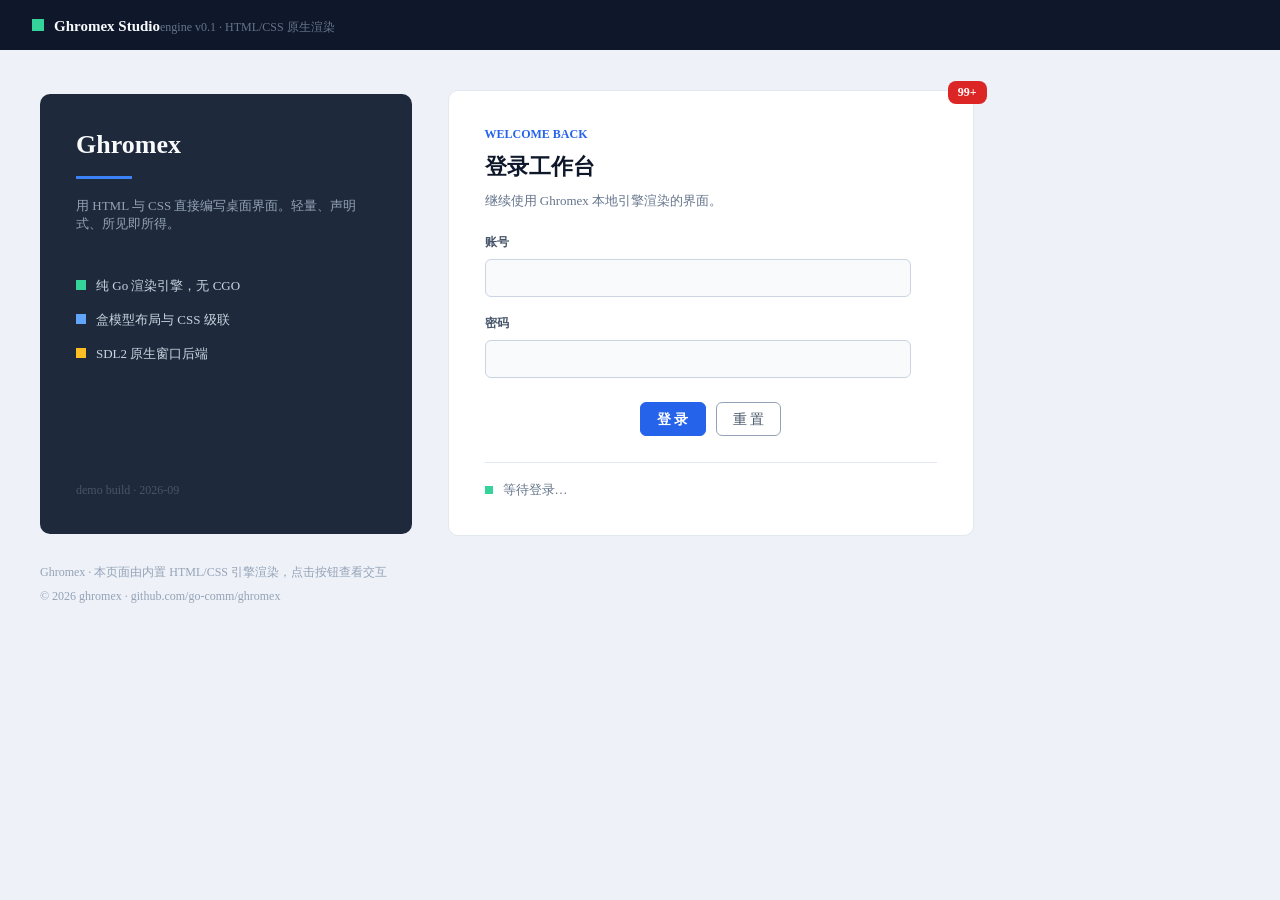
<file: demo/index.html>
<!doctype html>
<html>
<head>
	<meta charset="utf-8">
	<title>Ghromex · 登录</title>
	<style>
		/* 引擎的 inline 是原子盒：任何文本一律用块级盒，
		   只有「装饰小块 + 单行短文本」这类确定不换行的才用 inline */
		body { margin: 0; padding-bottom: 16px; background-color: #EEF1F7; color: #334155; font-size: 14px; }

		/* ── 顶部标题栏 ─────────────────────────────── */
		.topbar { background-color: #0F172A; padding: 15px 32px 14px 32px; }
		.brandmark { display: inline-block; width: 12px; height: 12px; background-color: #34D399; margin: 4px 10px 0 0; }
		.brand { font-size: 15px; font-weight: bold; color: #F8FAFC; }
		.ver { font-size: 12px; color: #64748B; }

		/* ── 主体：品牌列 + 表单卡片 ─────────────────── */
		.stage { padding: 40px 40px 0 40px; }

		/* 高度随内容自适应，与右卡片底部大致齐平 */
		.hero { display: inline-block; width: 300px; padding: 36px;
		        background-color: #1E293B; border-radius: 10px; margin-right: 32px; }
		.hero-title { font-size: 26px; font-weight: bold; color: #F8FAFC; margin: 0; }
		.rule { height: 3px; width: 56px; background-color: #3B82F6; margin: 16px 0 18px 0; }
		.hero-sub { font-size: 13px; color: #94A3B8; margin: 0 0 40px 0; }
		.featrow { margin: 0 0 12px 0; }
		.fdot { display: inline-block; width: 10px; height: 10px; margin: 7px 10px 0 0; }
		.fdot-green { background-color: #34D399; }
		.fdot-blue { background-color: #60A5FA; }
		.fdot-amber { background-color: #FBBF24; }
		.ftext { font-size: 13px; color: #CBD5E1; }
		.hero-ver { font-size: 12px; color: #475569; margin-top: 120px; }

		.card { display: inline-block; width: 452px; padding: 36px; position: relative;
		        background-color: #FFFFFF; border: 1px solid #E2E8F0; border-radius: 10px; }
		/* 角标：absolute 锚定到卡片（relative 父）右上角之外，验证脱流+负 inset+层叠 */
		.badge { position: absolute; right: -14px; top: -10px; padding: 4px 10px;
		         background-color: #DC2626; color: #FFFFFF; font-size: 12px; font-weight: bold;
		         border-radius: 8px; }
		.eyebrow { font-size: 12px; font-weight: bold; color: #2563EB; margin: 0 0 10px 0; }
		.card-title { font-size: 22px; font-weight: bold; color: #0F172A; margin: 0; }
		.card-sub { font-size: 13px; color: #64748B; margin: 10px 0 24px 0; }

		.lbl { font-size: 12px; font-weight: bold; color: #475569; margin: 0 0 8px 0; }
		/* height/box-sizing 显式声明：引擎 v1 不为空元素（input）自动撑行盒；
		   显式 box-sizing 不依赖 UA 默认，跨内核（新/旧 Chrome）渲染一致 */
		.input { box-sizing: border-box; display: inline-block; width: 426px; font-size: 14px; padding: 10px 12px; height: 38px; margin: 0 0 18px 0;
		         background-color: #F8FAFC; border: 1px solid #CBD5E1; border-radius: 6px; }

		.actions { margin: 6px 0 0 0; text-align: center; }
		.btn-primary { box-sizing: border-box; display: inline-block; font-size: 14px; padding: 8px 16px; height: 34px;
		               background-color: #2563EB; color: #FFFFFF;
		               border: 1px solid #2563EB; border-radius: 6px; font-weight: bold; }
		.btn-plain { box-sizing: border-box; display: inline-block; font-size: 14px; padding: 8px 16px; height: 34px;
		             background-color: #FFFFFF; color: #475569;
		             border: 1px solid #94A3B8; border-radius: 6px; margin-left: 10px; }

		.sep { height: 1px; background-color: #E2E8F0; margin: 26px 0 16px 0; }
		.sdot { display: inline-block; width: 8px; height: 8px; background-color: #34D399; margin: 7px 10px 0 0; }
		.status { font-size: 13px; color: #64748B; }

		.foot { font-size: 12px; color: #94A3B8; margin: 8px 0 0 0; padding: 0 40px; }
		.foot-top { margin-top: 28px; }
	</style>
</head>
<body>
	<div class="topbar">
		<span class="brandmark"></span><span class="brand">Ghromex Studio</span><span class="ver">engine v0.1 · HTML/CSS 原生渲染</span>
	</div>

	<div class="stage">
		<div class="hero">
			<div class="hero-title">Ghromex</div>
			<div class="rule"></div>
			<div class="hero-sub">用 HTML 与 CSS 直接编写桌面界面。轻量、声明式、所见即所得。</div>
			<div class="featrow"><span class="fdot fdot-green"></span><span class="ftext">纯 Go 渲染引擎，无 CGO</span></div>
			<div class="featrow"><span class="fdot fdot-blue"></span><span class="ftext">盒模型布局与 CSS 级联</span></div>
			<div class="featrow"><span class="fdot fdot-amber"></span><span class="ftext">SDL2 原生窗口后端</span></div>
			<div class="hero-ver">demo build · 2026-09</div>
		</div>

		<div class="card">
			<span class="badge">99+</span>
			<div class="eyebrow">WELCOME BACK</div>
			<div class="card-title">登录工作台</div>
			<div class="card-sub">继续使用 Ghromex 本地引擎渲染的界面。</div>

			<div class="lbl">账号</div>
			<input class="input" type="text">

			<div class="lbl">密码</div>
			<input class="input" type="text">

			<div class="actions">
				<button class="btn-primary" id="login">登 录</button><button class="btn-plain" id="reset">重 置</button>
			</div>

			<div class="sep"></div>
			<span class="sdot"></span><span class="status" id="status">等待登录…</span>
		</div>
	</div>

	<div class="foot foot-top">Ghromex · 本页面由内置 HTML/CSS 引擎渲染，点击按钮查看交互</div>
	<div class="foot">© 2026 ghromex · github.com/go-comm/ghromex</div>
</body>
</html>
</file>
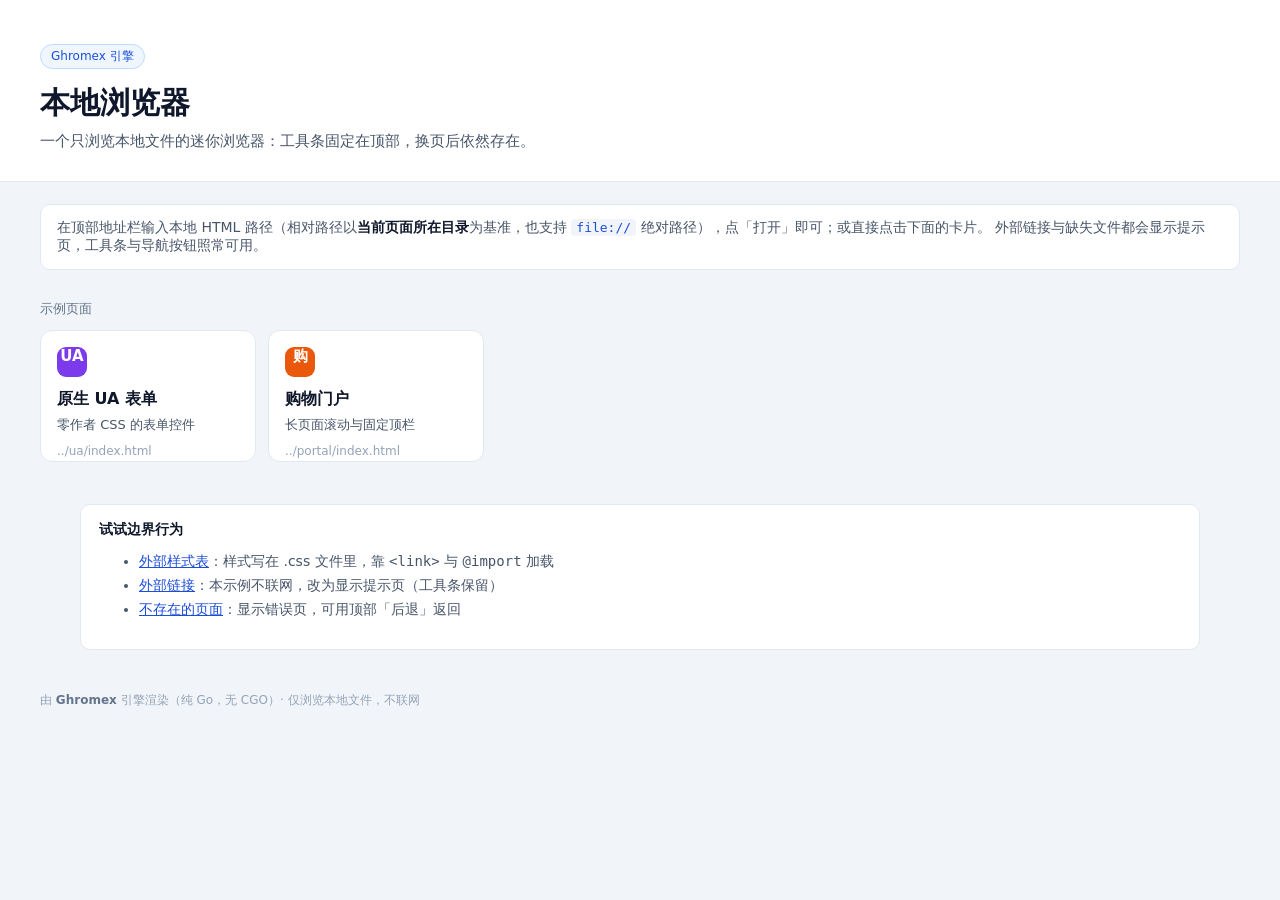
<file: examples/browser/index.html>
<!doctype html>
<!--
  Ghromex 浏览器 · 起始页
  位置：examples/browser/index.html
  运行：go run ./examples/browser

  页面目标：像一个真正的「新标签页」——品牌区 + 示例入口卡片 + 边界行为说明。
  引擎不支持 flex/grid、float、box-shadow、渐变与单边 border，因此：
    - 卡片网格用 inline-block（必须紧邻书写，否则空白文本会变成真实的
      行内空格，把卡片挤到下一行）；
    - 分隔线用一条 1px 高的 div，而不是 border-bottom；
    - 层次只靠纯色与 border-radius 拉开。
-->
<html>
<head>
<meta charset="utf-8">
<title>Ghromex 浏览器 · 起始页</title>
<style>
	/* ── 全局画布 ─────────────────────────────────────────────── */
	body {
		margin: 0;
		padding: 0 0 28px 0;
		background-color: #F1F5F9;
		color: #0F172A;
		font-family: system-ui;
		font-size: 14px;
	}

	/* ── 品牌区 ───────────────────────────────────────────────── */
	.hero { padding: 44px 40px 30px 40px; background-color: #FFFFFF; }
	.hero-badge {
		display: inline-block;
		padding: 3px 10px;
		background-color: #EFF6FF;
		border: 1px solid #BFDBFE;
		border-radius: 999px;
		color: #1D4ED8;
		font-size: 12px;
	}
	.hero h1 { margin: 14px 0 8px 0; font-size: 30px; }
	.hero p { margin: 0; color: #475569; font-size: 15px; }

	.rule { height: 1px; background-color: #E2E8F0; }

	/* ── 说明条 ───────────────────────────────────────────────── */
	.hint {
		margin: 22px 40px 0 40px;
		padding: 14px 16px;
		background-color: #FFFFFF;
		border: 1px solid #E2E8F0;
		border-radius: 10px;
		color: #475569;
	}
	.hint b { color: #0F172A; }
	.hint code {
		padding: 1px 5px;
		background-color: #F1F5F9;
		border-radius: 4px;
		color: #1D4ED8;
		font-size: 13px;
	}

	/* ── 卡片网格 ─────────────────────────────────────────────── */
	.section { margin: 30px 40px 0 40px; }
	.section-title { margin: 0 0 12px 0; font-size: 13px; color: #64748B; }
	.cards { font-size: 0; }
	.card {
		display: inline-block;
		vertical-align: top;
		width: 216px;
		/* 引擎不支持 vertical-align，inline-block 按基线对齐：卡片高度不一时
		   顶边会错开，所以给固定高度（内容按顶边排）。 */
		height: 132px;
		margin: 0 12px 12px 0;
		padding: 16px 16px 18px 16px;
		background-color: #FFFFFF;
		border: 1px solid #E2E8F0;
		border-radius: 12px;
		box-sizing: border-box;
	}
	.card-badge {
		display: inline-block;
		width: 30px;
		height: 30px;
		border-radius: 9px;
		color: #FFFFFF;
		font-size: 15px;
		font-weight: bold;
		text-align: center;
	}
	.card h3 { margin: 12px 0 6px 0; font-size: 16px; }
	.card p { margin: 0 0 10px 0; color: #475569; font-size: 13px; }
	.card .path { color: #94A3B8; font-size: 12px; }
	.card a { color: #0F172A; text-decoration: none; }

	/* ── 边界行为 ─────────────────────────────────────────────── */
	.edge {
		margin: 10px 40px 0 40px;
		padding: 16px 18px;
		background-color: #FFFFFF;
		border: 1px solid #E2E8F0;
		border-radius: 10px;
	}
	.edge h3 { margin: 0 0 10px 0; font-size: 14px; }
	.edge li { margin: 6px 0; color: #475569; }
	.edge a { color: #1D4ED8; }

	/* ── 页脚 ─────────────────────────────────────────────────── */
	.foot {
		margin: 26px 40px 0 40px;
		padding-top: 16px;
		color: #94A3B8;
		font-size: 12px;
	}
	.foot b { color: #64748B; }
</style>
</head>
<body>
	<div class="hero">
		<span class="hero-badge">Ghromex 引擎</span>
		<h1>本地浏览器</h1>
		<p>一个只浏览本地文件的迷你浏览器：工具条固定在顶部，换页后依然存在。</p>
	</div>
	<div class="rule"></div>

	<p class="hint">
		在顶部地址栏输入本地 HTML 路径（相对路径以<b>当前页面所在目录</b>为基准，也支持
		<code>file://</code> 绝对路径），点「打开」即可；或直接点击下面的卡片。
		外部链接与缺失文件都会显示提示页，工具条与导航按钮照常可用。
	</p>

	<div class="section">
		<p class="section-title">示例页面</p>
		<div class="cards">
			<div class="card">
				<span class="card-badge" style="background-color:#7C3AED;">UA</span>
				<h3><a href="../ua/index.html">原生 UA 表单</a></h3>
				<p>零作者 CSS 的表单控件</p>
				<p class="path">../ua/index.html</p>
			</div><div class="card">
				<span class="card-badge" style="background-color:#EA580C;">购</span>
				<h3><a href="../portal/index.html">购物门户</a></h3>
				<p>长页面滚动与固定顶栏</p>
				<p class="path">../portal/index.html</p>
			</div>
		</div>
	</div>

	<div class="section">
		<div class="edge">
			<h3>试试边界行为</h3>
			<ul>
				<li><a href="external.html">外部样式表</a>：样式写在 .css 文件里，靠 <code>&lt;link&gt;</code> 与 <code>@import</code> 加载</li>
				<li><a href="https://example.com">外部链接</a>：本示例不联网，改为显示提示页（工具条保留）</li>
				<li><a href="missing.html">不存在的页面</a>：显示错误页，可用顶部「后退」返回</li>
			</ul>
		</div>
	</div>

	<p class="foot">
		由 <b>Ghromex</b> 引擎渲染（纯 Go，无 CGO）· 仅浏览本地文件，不联网
	</p>
</body>
</html>
</file>
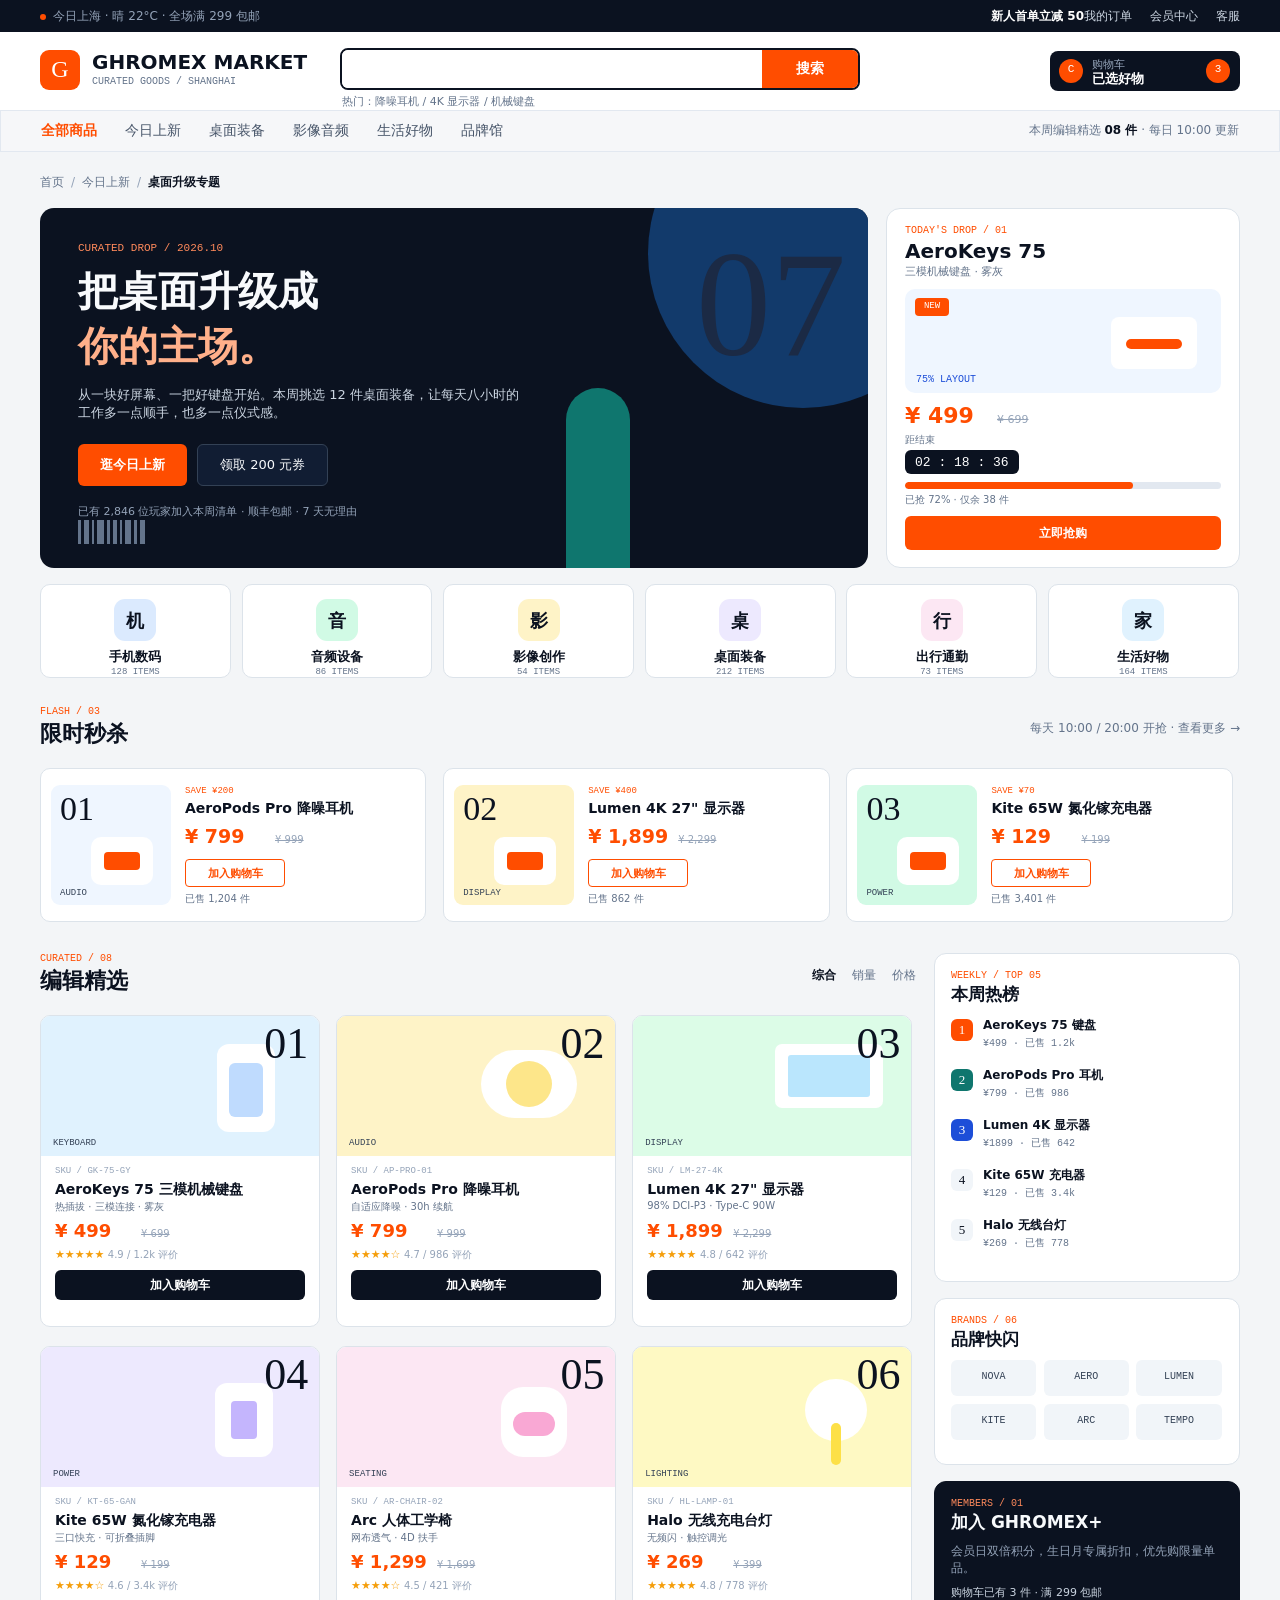
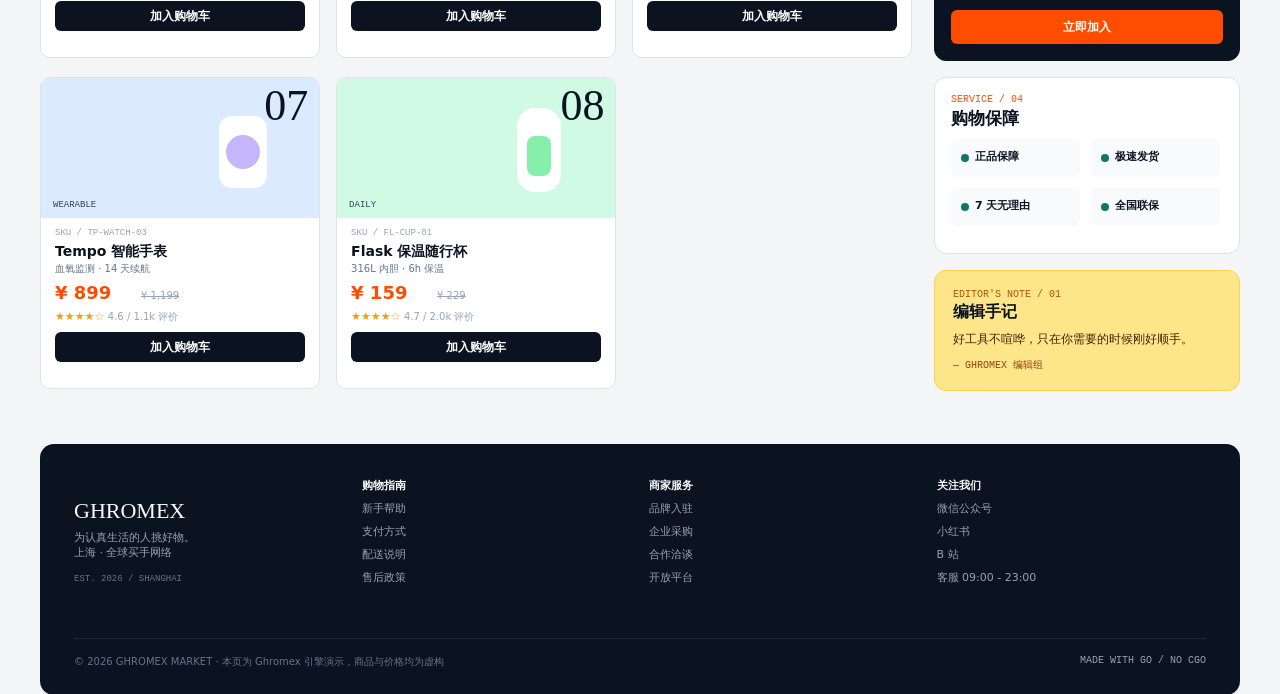
<file: examples/portal/index.html>
<!doctype html>
<!--
  Ghromex 复杂页面示例 · 购物门户（GHROMEX MARKET）
  位置：examples/portal/index.html
  运行：go run ./examples/portal
  无头导出：go run ./examples/portal -dump-svg out.svg

  页面目标：用引擎现有 CSS 子集拼出一个可滚动的购物门户首屏与商品区。
  刻意使用的布局能力：
    1. position: fixed —— 顶部工具条 / 品牌头 / 导航固定在视口顶部
    2. position: absolute —— Hero 侧栏、主内容侧栏、商品图占位里的装饰形状
    3. inline-block —— 分类栏、秒杀卡、商品网格、页脚四列（全部等高，避免底边错位）
    4. 百分比宽度 —— 在 1280 宽窗口下自适应，列与列之间用 margin 留缝
    5. 盒模型 / border-radius / text-decoration —— 价格、标签、按钮、划掉的原价
    6. 可编辑搜索框 + button —— 由 main.go 注册点击回调，演示购物车计数更新

  引擎不支持 flex/grid、float、line-height、box-shadow、渐变与单边 border，
  因此这里用「固定高度 + absolute 装饰块 + 纯色层次」完成视觉，而不是依赖
  浏览器里常用的布局捷径。相邻 inline-block 必须紧邻书写，否则空白文本会
  变成一个真实的行内空格，把网格挤到下一行。
-->
<html>
<head>
	<meta charset="utf-8">
	<title>GHROMEX MARKET · 今日上新</title>
	<style>
		/* ── 全局画布 ─────────────────────────────────────────────── */
		body {
			margin: 0;
			/* 顶部 fixed 区高 152px + 22px 呼吸位，内容从 174px 开始 */
			padding: 174px 40px 0 40px;
			background-color: #F3F5F7;
			color: #0B1220;
			font-family: system-ui;
			font-size: 14px;
		}

		/* 统一的内容宽度：窗口 1280 时可用宽度 1200。
		   引擎把 margin:auto 当 0，所以不做居中容器，直接用 body 左右 padding。 */
		.wrap { position: relative; }

		/* ── 固定顶栏：工具条 + 品牌头 + 导航 ─────────────────────── */
		.chrome {
			position: fixed;
			left: 0;
			top: 0;
			width: 100%;
			z-index: 100;
			background-color: #FFFFFF;
		}
		.utility { height: 32px; padding: 0 40px; background-color: #0B1220; color: #94A3B8; font-size: 12px; box-sizing: border-box; }
		.utility .wrap { height: 32px; }
		.utility-left { display: inline-block; padding-top: 8px; }
		.utility-right { position: absolute; right: 0; top: 8px; }
		.utility-link { display: inline-block; margin-left: 18px; color: #CBD5E1; }
		.utility-link.first { margin-left: 0; }
		.utility-dot { display: inline-block; width: 6px; height: 6px; background-color: #FF4D00; border-radius: 3px; margin-right: 7px; }
		.utility-strong { color: #FFFFFF; font-weight: bold; }

		.masthead { height: 78px; padding: 0 40px; background-color: #FFFFFF; box-sizing: border-box; }
		.masthead .wrap { height: 78px; }

		/* 品牌区绝对锚定，避免 inline-block 基线把标题和方块拉歪 */
		.brand { position: absolute; left: 0; top: 18px; width: 270px; height: 40px; }
		.brand-mark {
			position: absolute; left: 0; top: 0;
			width: 40px; height: 40px;
			background-color: #FF4D00;
			border-radius: 9px;
			color: #FFFFFF;
			font-family: fantasy;
			font-size: 24px;
			text-align: center;
			padding-top: 6px;
			box-sizing: border-box;
		}
		.brand-copy { position: absolute; left: 52px; top: 0; }
		.brand-name { font-size: 20px; font-weight: bold; color: #0B1220; }
		.brand-tag { margin-top: 2px; font-family: monospace; font-size: 10px; color: #64748B; }

		/* 搜索框：父级负责 2px 深色边与圆角，内部 input/button 绝对定位，
		   这样输入框和按钮的基线差异不会把整体撑高。 */
		.search-box {
			position: absolute; left: 300px; top: 16px;
			width: 520px; height: 42px;
			border: 2px solid #0B1220;
			border-radius: 8px;
			background-color: #FFFFFF;
			box-sizing: border-box;
			overflow: hidden;
		}
		.search-input {
			position: absolute; left: 0; top: 0;
			width: 420px; height: 38px;
			margin: 0;
			padding: 0 14px;
			border: 0;
			background-color: #FFFFFF;
			color: #0B1220;
			font-family: system-ui;
			font-size: 14px;
			box-sizing: border-box;
		}
		.search-btn {
			position: absolute; right: 0; top: 0;
			width: 96px; height: 38px;
			margin: 0;
			padding: 0;
			border: 0;
			border-radius: 0;
			background-color: #FF4D00;
			color: #FFFFFF;
			font-family: system-ui;
			font-size: 14px;
			font-weight: bold;
			text-align: center;
		}
		.search-tip { position: absolute; left: 302px; top: 62px; width: 520px; font-size: 11px; color: #64748B; }

		.cart {
			position: absolute; right: 0; top: 19px;
			width: 190px; height: 40px;
			background-color: #0B1220;
			border-radius: 8px;
			color: #FFFFFF;
		}
		.cart-icon {
			position: absolute; left: 9px; top: 8px;
			width: 24px; height: 24px;
			background-color: #FF4D00;
			border-radius: 12px;
			color: #FFFFFF;
			font-family: monospace;
			font-size: 11px;
			text-align: center;
			padding-top: 4px;
			box-sizing: border-box;
		}
		.cart-label { position: absolute; left: 42px; top: 6px; font-size: 11px; color: #94A3B8; }
		.cart-value { position: absolute; left: 42px; top: 19px; font-size: 13px; font-weight: bold; color: #FFFFFF; }
		.cart-count {
			position: absolute; right: 10px; top: 8px;
			width: 24px; height: 24px;
			background-color: #FF4D00;
			border-radius: 12px;
			color: #FFFFFF;
			font-family: monospace;
			font-size: 11px;
			text-align: center;
			padding-top: 4px;
			box-sizing: border-box;
		}

		.navbar { height: 42px; padding: 0 40px; background-color: #F6F7F9; border: 1px solid #E2E8F0; box-sizing: border-box; }
		.navbar .wrap { height: 40px; }
		.nav-link { display: inline-block; margin-right: 28px; padding-top: 11px; color: #475569; font-size: 14px; }
		.nav-link.active { color: #FF4D00; font-weight: bold; }
		.nav-right { position: absolute; right: 0; top: 11px; font-size: 12px; color: #64748B; }
		.nav-right-strong { color: #0B1220; font-weight: bold; }

		/* ── 面包屑 ───────────────────────────────────────────────── */
		.crumb { height: 20px; font-size: 12px; color: #64748B; }
		.crumb-strong { color: #0B1220; font-weight: bold; }
		.crumb-sep { color: #94A3B8; margin: 0 7px; }

		/* ── Hero：深色主视觉 + 右侧秒杀卡 ──────────────────────────
		   两块等高（360px），侧栏用 absolute 贴右，避免 inline-block 的底边基线
		   对齐把右卡往下拖。 */
		.hero-row { position: relative; height: 360px; margin-top: 14px; }
		.hero {
			position: relative;
			width: 69%;
			height: 360px;
			background-color: #0B1220;
			border-radius: 14px;
			overflow: hidden;
		}
		.hero-orb {
			position: absolute; right: -90px; top: -110px;
			width: 310px; height: 310px;
			background-color: #123A6B;
			border-radius: 155px;
		}
		.hero-stripe {
			position: absolute; right: 238px; bottom: -70px;
			width: 64px; height: 250px;
			background-color: #0F766E;
			border-radius: 32px;
		}
		.hero-index {
			position: absolute; right: 22px; top: 10px;
			color: #1B2A45;
			font-family: fantasy;
			font-size: 150px;
		}
		.hero-copy { position: absolute; left: 38px; top: 34px; width: 56%; }
		.hero-kicker { font-family: monospace; font-size: 11px; color: #FF8A5B; }
		.hero-title { margin-top: 10px; color: #F8FAFC; font-size: 40px; font-weight: bold; }
		.hero-title-accent { color: #FFB08A; margin-top: 0; }
		.hero-sub { margin-top: 12px; color: #CBD5E1; font-size: 13px; width: 450px; }
		.hero-actions { margin-top: 22px; }
		.btn-primary {
			display: inline-block;
			height: 42px;
			padding: 0 22px;
			margin-right: 10px;
			border: 0;
			border-radius: 6px;
			background-color: #FF4D00;
			color: #FFFFFF;
			font-family: system-ui;
			font-size: 13px;
			font-weight: bold;
			text-align: center;
			box-sizing: border-box;
		}
		.btn-ghost {
			display: inline-block;
			height: 42px;
			padding: 0 22px;
			border: 1px solid #334155;
			border-radius: 6px;
			background-color: #111D33;
			color: #F8FAFC;
			font-family: system-ui;
			font-size: 13px;
			text-align: center;
			box-sizing: border-box;
		}
		.hero-note { margin-top: 18px; color: #94A3B8; font-size: 11px; }
		.barcode { position: absolute; left: 38px; bottom: 22px; height: 26px; }
		.bar { display: inline-block; height: 24px; margin-right: 3px; background-color: #64748B; }
		.b1 { width: 3px; }
		.b2 { width: 5px; }
		.b3 { width: 2px; }
		.b4 { width: 7px; }
		.b5 { width: 3px; }
		.b6 { width: 4px; }
		.b7 { width: 2px; }
		.b8 { width: 6px; }
		.b9 { width: 3px; }
		.b10 { width: 5px; }

		.hero-side {
			position: absolute; right: 0; top: 0;
			width: 29.5%; height: 360px;
			background-color: #FFFFFF;
			border: 1px solid #DCE3EA;
			border-radius: 14px;
			box-sizing: border-box;
			overflow: hidden;
		}
		.drop-head { padding: 16px 18px 0 18px; }
		.drop-kicker { font-family: monospace; font-size: 10px; color: #FF4D00; }
		.drop-title { margin-top: 3px; font-size: 20px; font-weight: bold; color: #0B1220; }
		.drop-sub { margin-top: 1px; font-size: 11px; color: #64748B; }
		.drop-art {
			position: relative;
			height: 104px;
			margin: 10px 18px 0 18px;
			background-color: #EFF6FF;
			border-radius: 10px;
			overflow: hidden;
		}
		.drop-tag {
			position: absolute; left: 10px; top: 9px;
			width: 34px; height: 18px;
			background-color: #FF4D00;
			border-radius: 4px;
			color: #FFFFFF;
			font-family: monospace;
			font-size: 9px;
			text-align: center;
			padding-top: 3px;
			box-sizing: border-box;
		}
		.drop-art-shape {
			position: absolute; right: 24px; top: 28px;
			width: 86px; height: 52px;
			background-color: #FFFFFF;
			border-radius: 8px;
		}
		.drop-art-shape2 {
			position: absolute; right: 39px; top: 50px;
			width: 56px; height: 10px;
			background-color: #FF4D00;
			border-radius: 5px;
		}
		.drop-art-label { position: absolute; left: 11px; bottom: 8px; font-family: monospace; font-size: 10px; color: #1D4ED8; }
		.drop-body { padding: 10px 18px 0 18px; }
		.price-line { position: relative; height: 30px; }
		/* 粗体价格用 system-ui：等宽族在粗体回退下取不到 ¥ 字形，会出豆腐块。 */
		.price-now { position: absolute; left: 0; top: 0; color: #FF4D00; font-family: system-ui; font-size: 22px; font-weight: bold; }
		.price-old { position: absolute; left: 92px; top: 10px; color: #94A3B8; font-size: 11px; text-decoration: line-through; }
		.drop-end { font-size: 10px; color: #64748B; }
		.countdown {
			display: inline-block;
			margin-top: 3px;
			padding: 5px 10px 4px 10px;
			background-color: #0B1220;
			border-radius: 6px;
			color: #FFFFFF;
			font-family: monospace;
			font-size: 13px;
		}
		.stock-bar { height: 7px; margin-top: 8px; background-color: #E2E8F0; border-radius: 4px; overflow: hidden; }
		.stock-fill { width: 72%; height: 7px; background-color: #FF4D00; border-radius: 4px; }
		.stock-text { margin-top: 4px; font-size: 10px; color: #64748B; }
		/* ── 分类栏：6 个等高小卡 ─────────────────────────────────── */
		.cats { margin-top: 16px; }
		.cat {
			display: inline-block;
			width: 15.9%;
			height: 94px;
			margin-right: 0.9%;
			padding-top: 14px;
			background-color: #FFFFFF;
			border: 1px solid #DCE3EA;
			border-radius: 10px;
			box-sizing: border-box;
			text-align: center;
		}
		.cat.last { margin-right: 0; }
		.cat-icon {
			display: inline-block;
			width: 42px; height: 42px;
			border-radius: 11px;
			color: #0B1220;
			font-size: 18px;
			font-weight: bold;
			text-align: center;
			padding-top: 10px;
			box-sizing: border-box;
		}
		.cat-blue { background-color: #DBEAFE; }
		.cat-mint { background-color: #D1FAE5; }
		.cat-amber { background-color: #FEF3C7; }
		.cat-lilac { background-color: #EDE9FE; }
		.cat-rose { background-color: #FCE7F3; }
		.cat-sky { background-color: #E0F2FE; }
		.cat-name { margin-top: 7px; font-size: 13px; font-weight: bold; color: #0B1220; }
		.cat-sub { margin-top: 1px; font-family: monospace; font-size: 9px; color: #64748B; }

		/* ── 区块标题 ─────────────────────────────────────────────── */
		.section-head { position: relative; height: 48px; margin-bottom: 14px; }
		.section-gap { margin-top: 28px; }
		.section-left { position: absolute; left: 0; top: 0; }
		.section-kicker { font-family: monospace; font-size: 10px; color: #FF4D00; }
		.section-title { margin-top: 2px; font-size: 22px; font-weight: bold; color: #0B1220; }
		.section-more { position: absolute; right: 0; top: 14px; font-size: 12px; color: #64748B; }
		.sort { display: inline-block; margin-left: 16px; color: #64748B; font-size: 12px; }
		.sort.active { color: #0B1220; font-weight: bold; }

		/* ── 秒杀：3 张横卡 ───────────────────────────────────────── */
		.deal {
			position: relative;
			display: inline-block;
			width: 32.2%;
			height: 154px;
			margin-right: 1.4%;
			background-color: #FFFFFF;
			border: 1px solid #DCE3EA;
			border-radius: 10px;
			box-sizing: border-box;
			overflow: hidden;
		}
		.deal.last { margin-right: 0; }
		.deal-art {
			position: absolute; left: 10px; top: 16px;
			width: 120px; height: 120px;
			background-color: #EFF6FF;
			border-radius: 9px;
			overflow: hidden;
		}
		.deal-art.amber { background-color: #FEF3C7; }
		.deal-art.mint { background-color: #D1FAE5; }
		.deal-shape {
			position: absolute; right: 18px; bottom: 20px;
			width: 62px; height: 48px;
			background-color: #FFFFFF;
			border-radius: 10px;
		}
		.deal-shape2 {
			position: absolute; right: 31px; bottom: 35px;
			width: 36px; height: 18px;
			background-color: #FF4D00;
			border-radius: 4px;
		}
		.deal-index { position: absolute; left: 9px; top: 5px; font-family: fantasy; font-size: 34px; color: #0B1220; }
		.deal-art-label { position: absolute; left: 9px; bottom: 7px; font-family: monospace; font-size: 9px; color: #334155; }
		.deal-copy { position: absolute; left: 144px; top: 17px; right: 12px; }
		.deal-kicker { font-family: monospace; font-size: 9px; color: #FF4D00; }
		.deal-name { margin-top: 4px; font-size: 14px; font-weight: bold; color: #0B1220; height: 18px; }
		.deal-price-line { position: relative; height: 27px; margin-top: 7px; }
		.deal-price { position: absolute; left: 0; top: 0; color: #FF4D00; font-family: system-ui; font-size: 19px; font-weight: bold; }
		.deal-old { position: absolute; left: 90px; top: 9px; color: #94A3B8; font-size: 10px; text-decoration: line-through; }
		.deal-stock { margin-top: 5px; font-size: 10px; color: #64748B; }

		/* ── 主内容 + 侧栏 ──────────────────────────────────────────
		   main-col 用正常流决定高度；side-col 用 absolute 贴右，避免两列高度
		   不同时 inline-block 按底边对齐，把侧栏整体往下推。 */
		.main-row { position: relative; margin-top: 28px; }
		.main-col { width: 73%; }
		.side-col { position: absolute; right: 0; top: 0; width: 25.5%; }

		/* ── 商品网格：3 列 × 8 张，卡片等高 ─────────────────────── */
		.product {
			position: relative;
			display: inline-block;
			width: 32%;
			height: 312px;
			margin-right: 1.8%;
			margin-bottom: 16px;
			background-color: #FFFFFF;
			border: 1px solid #DCE3EA;
			border-radius: 10px;
			box-sizing: border-box;
			overflow: hidden;
		}
		.product.last { margin-right: 0; }
		.p-art { position: relative; height: 140px; overflow: hidden; }
		.p-art.blue { background-color: #E0F2FE; }
		.p-art.amber { background-color: #FEF3C7; }
		.p-art.green { background-color: #DCFCE7; }
		.p-art.lilac { background-color: #EDE9FE; }
		.p-art.rose { background-color: #FCE7F3; }
		.p-art.yellow { background-color: #FEF9C3; }
		.p-art.sky { background-color: #DBEAFE; }
		.p-art.mint { background-color: #D1FAE5; }
		.p-index { position: absolute; right: 11px; top: 2px; font-family: fantasy; font-size: 44px; color: #0B1220; }
		.p-glyph { position: absolute; left: 12px; bottom: 8px; font-family: monospace; font-size: 9px; color: #334155; }
		.p-shape {
			position: absolute;
			width: 58px; height: 88px;
			right: 44px; bottom: 24px;
			background-color: #FFFFFF;
			border-radius: 12px;
		}
		.p-shape2 {
			position: absolute;
			width: 34px; height: 54px;
			right: 56px; bottom: 39px;
			background-color: #BFDBFE;
			border-radius: 6px;
		}
		.art-audio .p-shape { width: 96px; height: 68px; right: 38px; bottom: 38px; border-radius: 34px; }
		.art-audio .p-shape2 { width: 46px; height: 46px; right: 63px; bottom: 49px; border-radius: 23px; background-color: #FDE68A; }
		.art-screen .p-shape { width: 108px; height: 64px; right: 28px; bottom: 48px; border-radius: 7px; }
		.art-screen .p-shape2 { width: 82px; height: 42px; right: 41px; bottom: 59px; border-radius: 3px; background-color: #BAE6FD; }
		.art-charge .p-shape { width: 58px; height: 74px; right: 46px; bottom: 30px; border-radius: 12px; }
		.art-charge .p-shape2 { width: 26px; height: 38px; right: 62px; bottom: 48px; border-radius: 4px; background-color: #C4B5FD; }
		.art-chair .p-shape { width: 66px; height: 70px; right: 48px; bottom: 30px; border-radius: 22px; }
		.art-chair .p-shape2 { width: 42px; height: 24px; right: 60px; bottom: 51px; border-radius: 12px; background-color: #F9A8D4; }
		.art-lamp .p-shape { width: 62px; height: 62px; right: 44px; bottom: 46px; border-radius: 31px; }
		.art-lamp .p-shape2 { width: 10px; height: 42px; right: 70px; bottom: 22px; border-radius: 5px; background-color: #FDE047; }
		.art-watch .p-shape { width: 48px; height: 72px; right: 52px; bottom: 30px; border-radius: 13px; }
		.art-watch .p-shape2 { width: 34px; height: 34px; right: 59px; bottom: 49px; border-radius: 17px; background-color: #C4B5FD; }
		.art-cup .p-shape { width: 44px; height: 84px; right: 54px; bottom: 26px; border-radius: 18px; }
		.art-cup .p-shape2 { width: 24px; height: 40px; right: 64px; bottom: 42px; border-radius: 8px; background-color: #86EFAC; }

		.p-body { height: 170px; padding: 10px 14px 14px 14px; box-sizing: border-box; }
		.p-sku { height: 12px; font-family: monospace; font-size: 9px; color: #94A3B8; }
		.p-name { margin-top: 3px; height: 18px; font-size: 14px; font-weight: bold; color: #0B1220; }
		.p-desc { margin-top: 1px; height: 14px; font-size: 10px; color: #64748B; }
		.p-price-line { position: relative; height: 28px; margin-top: 6px; }
		.p-price { position: absolute; left: 0; top: 0; color: #FF4D00; font-family: system-ui; font-size: 18px; font-weight: bold; }
		.p-old { position: absolute; left: 86px; top: 8px; color: #94A3B8; font-size: 10px; text-decoration: line-through; }
		.p-rating { height: 15px; font-size: 11px; color: #F59E0B; }
		.p-count { color: #94A3B8; font-size: 10px; }
		.add {
			display: block;
			width: 100%; height: 30px;
			margin-top: 7px;
			padding: 0;
			border: 0;
			border-radius: 6px;
			background-color: #0B1220;
			color: #FFFFFF;
			font-family: system-ui;
			font-size: 12px;
			font-weight: bold;
			text-align: center;
		}
		/* .add 是行为标记（main.go 统一挂点击），外观仍按所在区块区分：
		   秒杀卡要白底橙边，Hero 卡要实心橙。后写的规则特异性更高。 */
		.deal-copy .add {
			display: inline-block;
			width: 100px; height: 28px;
			margin-top: 7px;
			border: 1px solid #FF4D00;
			border-radius: 4px;
			background-color: #FFFFFF;
			color: #FF4D00;
			font-size: 11px;
		}
		.drop-body .add {
			display: block;
			width: 100%; height: 34px;
			margin-top: 9px;
			border: 0;
			border-radius: 6px;
			background-color: #FF4D00;
			color: #FFFFFF;
			font-size: 12px;
		}

		/* ── 侧栏 ─────────────────────────────────────────────────── */
		.side-panel {
			margin-bottom: 16px;
			padding: 16px;
			background-color: #FFFFFF;
			border: 1px solid #DCE3EA;
			border-radius: 12px;
			box-sizing: border-box;
		}
		.side-kicker { font-family: monospace; font-size: 10px; color: #FF4D00; }
		.side-title { margin-top: 2px; margin-bottom: 9px; font-size: 17px; font-weight: bold; color: #0B1220; }
		.rank-row { position: relative; height: 50px; }
		.rank-no {
			position: absolute; left: 0; top: 4px;
			width: 22px; height: 22px;
			background-color: #F1F5F9;
			border-radius: 6px;
			color: #0B1220;
			font-family: fantasy;
			font-size: 13px;
			text-align: center;
			padding-top: 3px;
			box-sizing: border-box;
		}
		.rank-no.r1 { background-color: #FF4D00; color: #FFFFFF; }
		.rank-no.r2 { background-color: #0F766E; color: #FFFFFF; }
		.rank-no.r3 { background-color: #1D4ED8; color: #FFFFFF; }
		.rank-name { position: absolute; left: 32px; top: 2px; right: 0; font-size: 12px; font-weight: bold; color: #0B1220; }
		.rank-price { position: absolute; left: 32px; top: 21px; font-family: monospace; font-size: 10px; color: #64748B; }
		.brand-tile {
			display: inline-block;
			width: 31.3%;
			height: 36px;
			margin-right: 2.8%;
			margin-bottom: 8px;
			background-color: #F1F5F9;
			border-radius: 6px;
			color: #334155;
			font-family: monospace;
			font-size: 10px;
			text-align: center;
			padding-top: 11px;
			box-sizing: border-box;
		}
		.brand-tile.last { margin-right: 0; }
		.member { background-color: #0B1220; border: 1px solid #0B1220; }
		.member .side-kicker { color: #FF8A5B; }
		.member .side-title { color: #F8FAFC; }
		.member-text { color: #94A3B8; font-size: 12px; }
		.cart-note { margin-top: 8px; color: #CBD5E1; font-size: 11px; }
		.member-btn {
			display: block;
			width: 100%; height: 34px;
			margin-top: 10px;
			padding: 0;
			border: 0;
			border-radius: 6px;
			background-color: #FF4D00;
			color: #FFFFFF;
			font-family: system-ui;
			font-size: 12px;
			font-weight: bold;
			text-align: center;
		}
		.service { position: relative; display: inline-block; width: 47.5%; height: 38px; margin-right: 4%; margin-bottom: 8px; background-color: #F8FAFC; border-radius: 6px; box-sizing: border-box; }
		.service.last { margin-right: 0; }
		.service-dot { position: absolute; left: 10px; top: 15px; width: 8px; height: 8px; background-color: #0F766E; border-radius: 4px; }
		.service-name { position: absolute; left: 24px; top: 10px; font-size: 11px; font-weight: bold; color: #0B1220; }
		.side-quote { margin-bottom: 0; padding: 18px; background-color: #FDE68A; border: 1px solid #FCD34D; border-radius: 12px; box-sizing: border-box; }
		.quote-kicker { font-family: monospace; font-size: 10px; color: #B45309; }
		.quote-title { margin-top: 2px; font-size: 16px; font-weight: bold; color: #0B1220; }
		.quote-text { margin-top: 8px; color: #422006; font-size: 12px; }
		.quote-by { margin-top: 10px; font-family: monospace; font-size: 10px; color: #92400E; }

		/* ── 页脚 ─────────────────────────────────────────────────── */
		.footer { margin-top: 36px; padding: 34px 34px 22px 34px; background-color: #0B1220; border-radius: 14px; box-sizing: border-box; color: #94A3B8; }
		.footer-col { display: inline-block; width: 23.2%; height: 116px; margin-right: 2.2%; }
		.footer-col.last { margin-right: 0; }
		.footer-brand { margin-top: 2px; color: #F8FAFC; font-family: fantasy; font-size: 22px; }
		.footer-tag { margin-top: 6px; color: #94A3B8; font-size: 11px; }
		.footer-small { margin-top: 14px; font-family: monospace; font-size: 9px; color: #64748B; }
		.footer-title { color: #F8FAFC; font-size: 11px; font-weight: bold; }
		.footer-link { display: block; margin-top: 8px; color: #94A3B8; font-size: 11px; }
		.footer-rule { height: 1px; margin: 26px 0 16px 0; background-color: #1E293B; }
		.footer-bottom { position: relative; height: 18px; font-size: 10px; color: #64748B; }
		.footer-bottom-right { position: absolute; right: 0; top: 0; font-family: monospace; color: #94A3B8; }
	</style>
</head>
<body>
	<!-- 固定区：工具条 / 品牌头 / 导航。body 的 padding-top 已为它留位。 -->
	<div class="chrome">
		<div class="utility"><div class="wrap">
			<div class="utility-left"><span class="utility-dot"></span>今日上海 · 晴 22°C · 全场满 299 包邮</div>
			<div class="utility-right"><span class="utility-strong">新人首单立减 50</span><span class="utility-link first">我的订单</span><span class="utility-link">会员中心</span><span class="utility-link">客服</span></div>
		</div></div>
		<div class="masthead"><div class="wrap">
			<div class="brand"><div class="brand-mark">G</div><div class="brand-copy"><div class="brand-name">GHROMEX MARKET</div><div class="brand-tag">CURATED GOODS / SHANGHAI</div></div></div>
			<div class="search-box"><input id="search" class="search-input" type="text"><button id="search-btn" class="search-btn" type="button">搜索</button></div>
			<div id="search-tip" class="search-tip">热门：降噪耳机 / 4K 显示器 / 机械键盘</div>
			<div class="cart"><div class="cart-icon">C</div><div class="cart-label">购物车</div><div class="cart-value">已选好物</div><div id="cart-count" class="cart-count">3</div></div>
		</div></div>
		<div class="navbar"><div class="wrap">
			<div class="nav-link active">全部商品</div><div class="nav-link">今日上新</div><div class="nav-link">桌面装备</div><div class="nav-link">影像音频</div><div class="nav-link">生活好物</div><div class="nav-link">品牌馆</div>
			<div class="nav-right">本周编辑精选 <span class="nav-right-strong">08 件</span> · 每日 10:00 更新</div>
		</div></div>
	</div>

	<div class="crumb">首页<span class="crumb-sep">/</span>今日上新<span class="crumb-sep">/</span><span class="crumb-strong">桌面升级专题</span></div>

	<!-- Hero -->
	<div class="hero-row">
		<div class="hero">
			<div class="hero-orb"></div>
			<div class="hero-stripe"></div>
			<div class="hero-index">07</div>
			<div class="hero-copy">
				<div class="hero-kicker">CURATED DROP / 2026.10</div>
				<div class="hero-title">把桌面升级成</div>
				<div class="hero-title hero-title-accent">你的主场。</div>
				<div class="hero-sub">从一块好屏幕、一把好键盘开始。本周挑选 12 件桌面装备，让每天八小时的工作多一点顺手，也多一点仪式感。</div>
				<div class="hero-actions"><button class="btn-primary" type="button">逛今日上新</button><button class="btn-ghost" type="button">领取 200 元券</button></div>
				<div class="hero-note">已有 2,846 位玩家加入本周清单 · 顺丰包邮 · 7 天无理由</div>
			</div>
			<div class="barcode"><span class="bar b1"></span><span class="bar b2"></span><span class="bar b3"></span><span class="bar b4"></span><span class="bar b5"></span><span class="bar b6"></span><span class="bar b7"></span><span class="bar b8"></span><span class="bar b9"></span><span class="bar b10"></span></div>
		</div>
		<div class="hero-side">
			<div class="drop-head"><div class="drop-kicker">TODAY'S DROP / 01</div><div class="drop-title">AeroKeys 75</div><div class="drop-sub">三模机械键盘 · 雾灰</div></div>
			<div class="drop-art"><div class="drop-tag">NEW</div><div class="drop-art-shape"></div><div class="drop-art-shape2"></div><div class="drop-art-label">75% LAYOUT</div></div>
			<div class="drop-body">
				<div class="price-line"><div class="price-now">¥ 499</div><div class="price-old">¥ 699</div></div>
				<div class="drop-end">距结束</div>
				<div class="countdown">02 : 18 : 36</div>
				<div class="stock-bar"><div class="stock-fill"></div></div>
				<div class="stock-text">已抢 72% · 仅余 38 件</div>
				<button class="drop-btn add" type="button">立即抢购</button>
			</div>
		</div>
	</div>

	<!-- 分类 -->
	<div class="cats">
		<div class="cat"><div class="cat-icon cat-blue">机</div><div class="cat-name">手机数码</div><div class="cat-sub">128 ITEMS</div></div><div class="cat"><div class="cat-icon cat-mint">音</div><div class="cat-name">音频设备</div><div class="cat-sub">86 ITEMS</div></div><div class="cat"><div class="cat-icon cat-amber">影</div><div class="cat-name">影像创作</div><div class="cat-sub">54 ITEMS</div></div><div class="cat"><div class="cat-icon cat-lilac">桌</div><div class="cat-name">桌面装备</div><div class="cat-sub">212 ITEMS</div></div><div class="cat"><div class="cat-icon cat-rose">行</div><div class="cat-name">出行通勤</div><div class="cat-sub">73 ITEMS</div></div><div class="cat last"><div class="cat-icon cat-sky">家</div><div class="cat-name">生活好物</div><div class="cat-sub">164 ITEMS</div></div>
	</div>

	<!-- 秒杀 -->
	<div class="section-head section-gap">
		<div class="section-left"><div class="section-kicker">FLASH / 03</div><div class="section-title">限时秒杀</div></div>
		<div class="section-more">每天 10:00 / 20:00 开抢 · 查看更多 →</div>
	</div>
	<div class="deals">
		<div class="deal"><div class="deal-art"><div class="deal-shape"></div><div class="deal-shape2"></div><div class="deal-index">01</div><div class="deal-art-label">AUDIO</div></div><div class="deal-copy"><div class="deal-kicker">SAVE ¥200</div><div class="deal-name">AeroPods Pro 降噪耳机</div><div class="deal-price-line"><div class="deal-price">¥ 799</div><div class="deal-old">¥ 999</div></div><button class="deal-btn add" type="button">加入购物车</button><div class="deal-stock">已售 1,204 件</div></div></div><div class="deal"><div class="deal-art amber"><div class="deal-shape"></div><div class="deal-shape2"></div><div class="deal-index">02</div><div class="deal-art-label">DISPLAY</div></div><div class="deal-copy"><div class="deal-kicker">SAVE ¥400</div><div class="deal-name">Lumen 4K 27" 显示器</div><div class="deal-price-line"><div class="deal-price">¥ 1,899</div><div class="deal-old">¥ 2,299</div></div><button class="deal-btn add" type="button">加入购物车</button><div class="deal-stock">已售 862 件</div></div></div><div class="deal last"><div class="deal-art mint"><div class="deal-shape"></div><div class="deal-shape2"></div><div class="deal-index">03</div><div class="deal-art-label">POWER</div></div><div class="deal-copy"><div class="deal-kicker">SAVE ¥70</div><div class="deal-name">Kite 65W 氮化镓充电器</div><div class="deal-price-line"><div class="deal-price">¥ 129</div><div class="deal-old">¥ 199</div></div><button class="deal-btn add" type="button">加入购物车</button><div class="deal-stock">已售 3,401 件</div></div></div>
	</div>

	<!-- 主内容 + 侧栏 -->
	<div class="main-row">
		<div class="main-col">
			<div class="section-head">
				<div class="section-left"><div class="section-kicker">CURATED / 08</div><div class="section-title">编辑精选</div></div>
				<div class="section-more"><span class="sort active">综合</span><span class="sort">销量</span><span class="sort">价格</span></div>
			</div>
			<div class="products">
				<div class="product"><div class="p-art blue"><div class="p-shape"></div><div class="p-shape2"></div><div class="p-index">01</div><div class="p-glyph">KEYBOARD</div></div><div class="p-body"><div class="p-sku">SKU / GK-75-GY</div><div class="p-name">AeroKeys 75 三模机械键盘</div><div class="p-desc">热插拔 · 三模连接 · 雾灰</div><div class="p-price-line"><div class="p-price">¥ 499</div><div class="p-old">¥ 699</div></div><div class="p-rating">★★★★★ <span class="p-count">4.9 / 1.2k 评价</span></div><button class="add" type="button">加入购物车</button></div></div><div class="product"><div class="p-art amber art-audio"><div class="p-shape"></div><div class="p-shape2"></div><div class="p-index">02</div><div class="p-glyph">AUDIO</div></div><div class="p-body"><div class="p-sku">SKU / AP-PRO-01</div><div class="p-name">AeroPods Pro 降噪耳机</div><div class="p-desc">自适应降噪 · 30h 续航</div><div class="p-price-line"><div class="p-price">¥ 799</div><div class="p-old">¥ 999</div></div><div class="p-rating">★★★★☆ <span class="p-count">4.7 / 986 评价</span></div><button class="add" type="button">加入购物车</button></div></div><div class="product last"><div class="p-art green art-screen"><div class="p-shape"></div><div class="p-shape2"></div><div class="p-index">03</div><div class="p-glyph">DISPLAY</div></div><div class="p-body"><div class="p-sku">SKU / LM-27-4K</div><div class="p-name">Lumen 4K 27" 显示器</div><div class="p-desc">98% DCI-P3 · Type-C 90W</div><div class="p-price-line"><div class="p-price">¥ 1,899</div><div class="p-old">¥ 2,299</div></div><div class="p-rating">★★★★★ <span class="p-count">4.8 / 642 评价</span></div><button class="add" type="button">加入购物车</button></div></div><div class="product"><div class="p-art lilac art-charge"><div class="p-shape"></div><div class="p-shape2"></div><div class="p-index">04</div><div class="p-glyph">POWER</div></div><div class="p-body"><div class="p-sku">SKU / KT-65-GAN</div><div class="p-name">Kite 65W 氮化镓充电器</div><div class="p-desc">三口快充 · 可折叠插脚</div><div class="p-price-line"><div class="p-price">¥ 129</div><div class="p-old">¥ 199</div></div><div class="p-rating">★★★★☆ <span class="p-count">4.6 / 3.4k 评价</span></div><button class="add" type="button">加入购物车</button></div></div><div class="product"><div class="p-art rose art-chair"><div class="p-shape"></div><div class="p-shape2"></div><div class="p-index">05</div><div class="p-glyph">SEATING</div></div><div class="p-body"><div class="p-sku">SKU / AR-CHAIR-02</div><div class="p-name">Arc 人体工学椅</div><div class="p-desc">网布透气 · 4D 扶手</div><div class="p-price-line"><div class="p-price">¥ 1,299</div><div class="p-old">¥ 1,699</div></div><div class="p-rating">★★★★☆ <span class="p-count">4.5 / 421 评价</span></div><button class="add" type="button">加入购物车</button></div></div><div class="product last"><div class="p-art yellow art-lamp"><div class="p-shape"></div><div class="p-shape2"></div><div class="p-index">06</div><div class="p-glyph">LIGHTING</div></div><div class="p-body"><div class="p-sku">SKU / HL-LAMP-01</div><div class="p-name">Halo 无线充电台灯</div><div class="p-desc">无频闪 · 触控调光</div><div class="p-price-line"><div class="p-price">¥ 269</div><div class="p-old">¥ 399</div></div><div class="p-rating">★★★★★ <span class="p-count">4.8 / 778 评价</span></div><button class="add" type="button">加入购物车</button></div></div><div class="product"><div class="p-art sky art-watch"><div class="p-shape"></div><div class="p-shape2"></div><div class="p-index">07</div><div class="p-glyph">WEARABLE</div></div><div class="p-body"><div class="p-sku">SKU / TP-WATCH-03</div><div class="p-name">Tempo 智能手表</div><div class="p-desc">血氧监测 · 14 天续航</div><div class="p-price-line"><div class="p-price">¥ 899</div><div class="p-old">¥ 1,199</div></div><div class="p-rating">★★★★☆ <span class="p-count">4.6 / 1.1k 评价</span></div><button class="add" type="button">加入购物车</button></div></div><div class="product"><div class="p-art mint art-cup"><div class="p-shape"></div><div class="p-shape2"></div><div class="p-index">08</div><div class="p-glyph">DAILY</div></div><div class="p-body"><div class="p-sku">SKU / FL-CUP-01</div><div class="p-name">Flask 保温随行杯</div><div class="p-desc">316L 内胆 · 6h 保温</div><div class="p-price-line"><div class="p-price">¥ 159</div><div class="p-old">¥ 229</div></div><div class="p-rating">★★★★☆ <span class="p-count">4.7 / 2.0k 评价</span></div><button class="add" type="button">加入购物车</button></div></div>
			</div>
		</div>

		<div class="side-col">
			<div class="side-panel">
				<div class="side-kicker">WEEKLY / TOP 05</div><div class="side-title">本周热榜</div>
				<div class="rank-row"><div class="rank-no r1">1</div><div class="rank-name">AeroKeys 75 键盘</div><div class="rank-price">¥499 · 已售 1.2k</div></div>
				<div class="rank-row"><div class="rank-no r2">2</div><div class="rank-name">AeroPods Pro 耳机</div><div class="rank-price">¥799 · 已售 986</div></div>
				<div class="rank-row"><div class="rank-no r3">3</div><div class="rank-name">Lumen 4K 显示器</div><div class="rank-price">¥1899 · 已售 642</div></div>
				<div class="rank-row"><div class="rank-no">4</div><div class="rank-name">Kite 65W 充电器</div><div class="rank-price">¥129 · 已售 3.4k</div></div>
				<div class="rank-row"><div class="rank-no">5</div><div class="rank-name">Halo 无线台灯</div><div class="rank-price">¥269 · 已售 778</div></div>
			</div>
			<div class="side-panel">
				<div class="side-kicker">BRANDS / 06</div><div class="side-title">品牌快闪</div>
				<div class="brands"><div class="brand-tile">NOVA</div><div class="brand-tile">AERO</div><div class="brand-tile last">LUMEN</div><div class="brand-tile">KITE</div><div class="brand-tile">ARC</div><div class="brand-tile last">TEMPO</div></div>
			</div>
			<div class="side-panel member">
				<div class="side-kicker">MEMBERS / 01</div><div class="side-title">加入 GHROMEX+</div>
				<div class="member-text">会员日双倍积分，生日月专属折扣，优先购限量单品。</div>
				<div id="cart-note" class="cart-note">购物车已有 3 件 · 满 299 包邮</div>
				<button class="member-btn" type="button">立即加入</button>
			</div>
			<div class="side-panel">
				<div class="side-kicker">SERVICE / 04</div><div class="side-title">购物保障</div>
				<div class="service"><div class="service-dot"></div><div class="service-name">正品保障</div></div><div class="service last"><div class="service-dot"></div><div class="service-name">极速发货</div></div><div class="service"><div class="service-dot"></div><div class="service-name">7 天无理由</div></div><div class="service last"><div class="service-dot"></div><div class="service-name">全国联保</div></div>
			</div>
			<div class="side-quote">
				<div class="quote-kicker">EDITOR'S NOTE / 01</div><div class="quote-title">编辑手记</div>
				<div class="quote-text">好工具不喧哗，只在你需要的时候刚好顺手。</div>
				<div class="quote-by">— GHROMEX 编辑组</div>
			</div>
		</div>
	</div>

	<!-- 页脚 -->
	<div class="footer">
		<div class="footer-col"><div class="footer-brand">GHROMEX</div><div class="footer-tag">为认真生活的人挑好物。<br>上海 · 全球买手网络</div><div class="footer-small">EST. 2026 / SHANGHAI</div></div><div class="footer-col"><div class="footer-title">购物指南</div><div class="footer-link">新手帮助</div><div class="footer-link">支付方式</div><div class="footer-link">配送说明</div><div class="footer-link">售后政策</div></div><div class="footer-col"><div class="footer-title">商家服务</div><div class="footer-link">品牌入驻</div><div class="footer-link">企业采购</div><div class="footer-link">合作洽谈</div><div class="footer-link">开放平台</div></div><div class="footer-col last"><div class="footer-title">关注我们</div><div class="footer-link">微信公众号</div><div class="footer-link">小红书</div><div class="footer-link">B 站</div><div class="footer-link">客服 09:00 - 23:00</div></div>
		<div class="footer-rule"></div>
		<div class="footer-bottom">© 2026 GHROMEX MARKET · 本页为 Ghromex 引擎演示，商品与价格均为虚构<span class="footer-bottom-right">MADE WITH GO / NO CGO</span></div>
	</div>

</body>
</html>
</file>
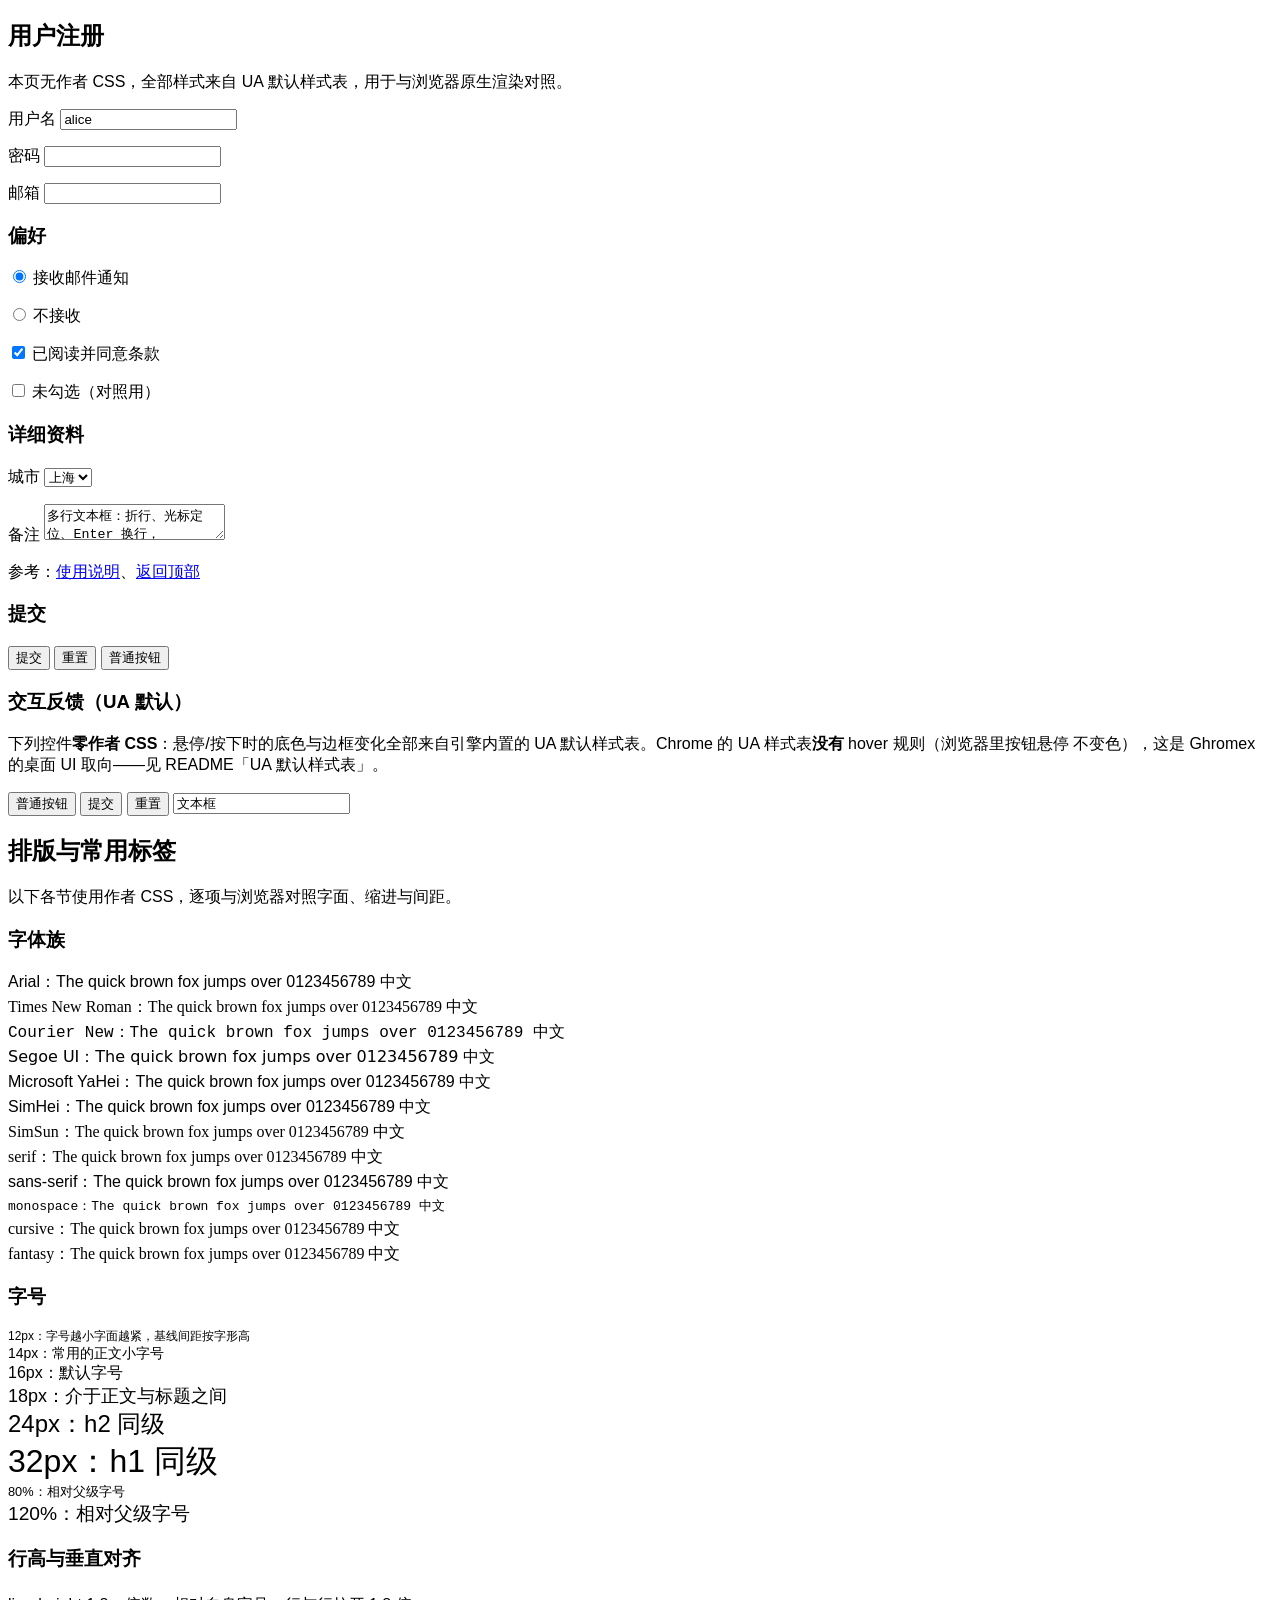
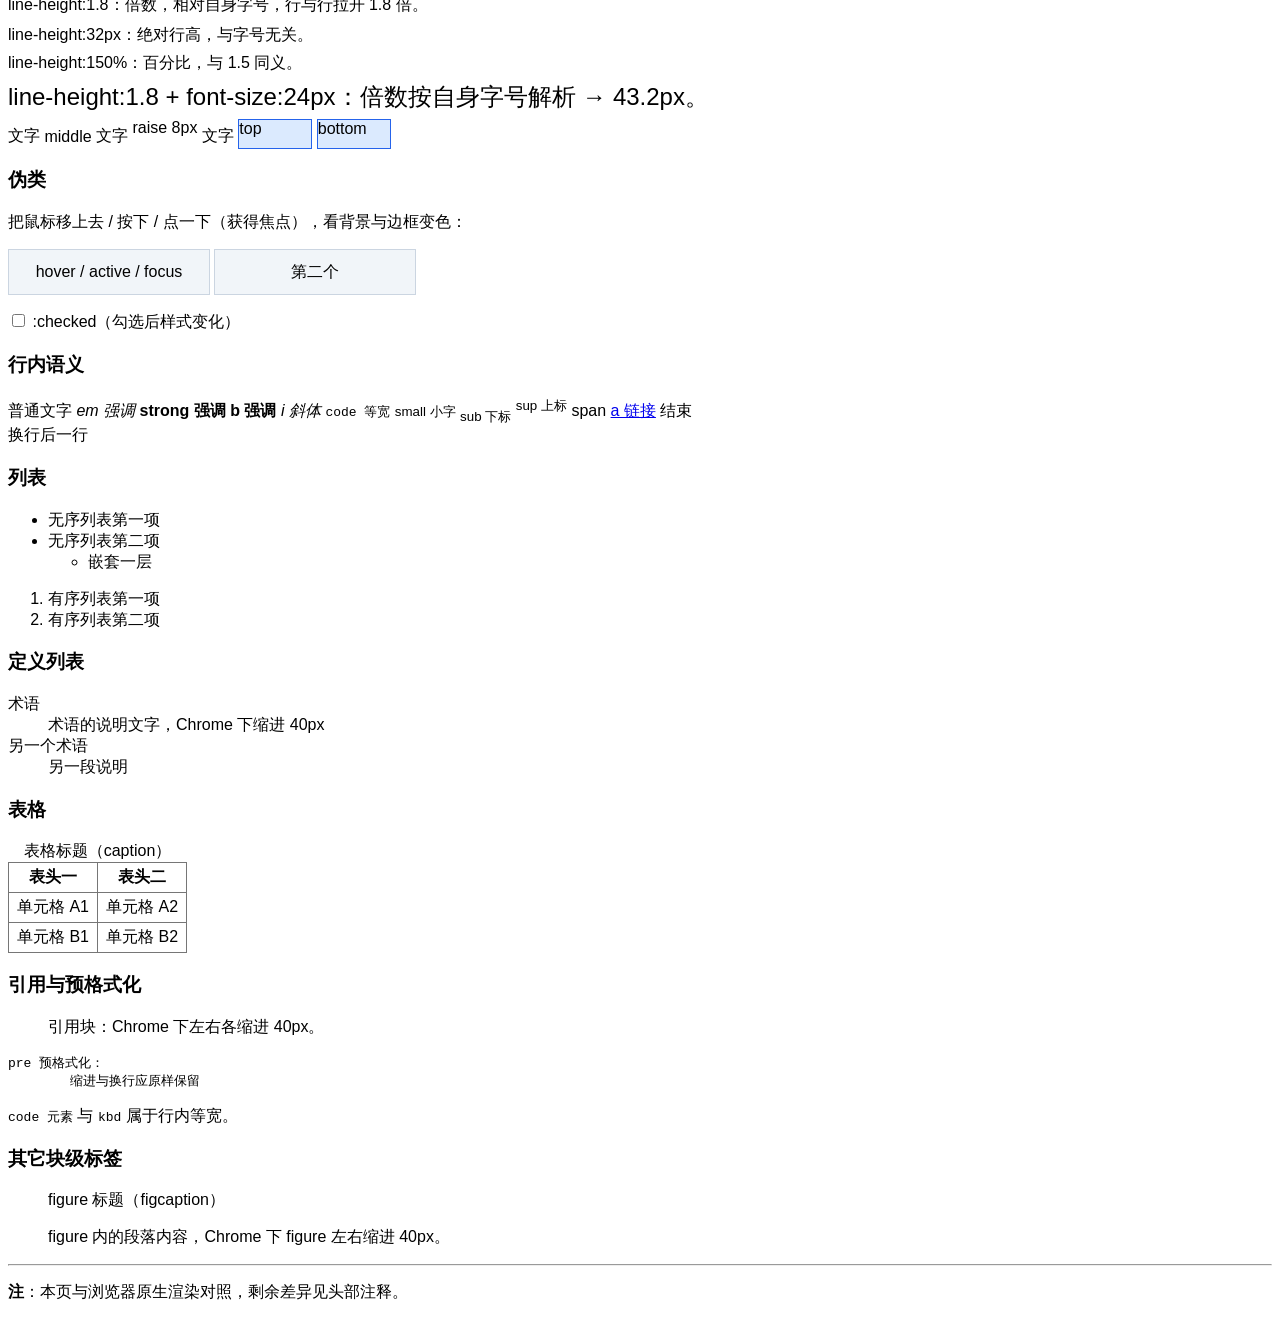
<file: examples/ua/index.html>
<!doctype html>
<!--
  Ghromex 对照页 · UA 原生表单与常用标签
  位置：examples/ua/index.html
  运行：go run ./examples/ua
  对照：同一文件用 Chrome/Edge 直接打开（start examples\ua\index.html）

  本页分两半：
  · 上半「UA 原生表单」：零作者 CSS（除 body 的字体统一），全部样式来自 UA
    默认样式表，检验引擎内置 UA 样式与浏览器原生渲染的一致性；
  · 下半「排版与常用标签」：用作者 CSS 摆出多字体、多字号与常用标签
    （table/ol/ul/dl/blockquote/pre/hr/figure/行内语义），逐项对照字面、
    缩进、间距与盒模型。

  一致区（数值对齐 Chrome/Windows 实测；行盒/盒尺寸/纵向位置逐元素比对，
  用注入 JS 的 getBoundingClientRect 与引擎盒几何按元素路径 diff）：
  - 行盒采用 Chrome/DirectWrite 的字体行度量（OS/2 win，fsSelection bit7 时用
    typo，lineGap 取 hhea）：同一字体/字号下行盒高与浏览器一致——雅黑 16px→21、
    Noto Sans→24、Noto Serif→23、宋体→18、等宽通用族 13px→15
  - 通用族与具名族映射（16px 行盒高，引擎 = 浏览器）：Arial 24、Times New Roman 23、
    Segoe UI 21、Microsoft YaHei 21、SimHei 18、SimSun 18、serif 23、sans-serif 24、
    monospace 15（13px 默认等宽字号）、cursive 18、fantasy 24
  - 汉字回退按 generic family 分流（Chrome 在中文 Windows 上即如此）：
    sans-serif/Arial/Segoe → Noto Sans SC、serif/Times → Noto Serif SC、
    monospace/cursive → 新宋体、system-ui → 雅黑
  - 零作者 CSS 的表单区：input 177x21、select 19、textarea 161x36（多行控件基线取
    底外边距边 → 含 textarea 的段落行盒 40，与浏览器一致）、radio/checkbox 13x13、
    submit/reset/button 外盒高 25、h2/h3 字号与段距、p 段距、label 行内、form 块级
  - sup/sub 基线位移（上 父字号/3+1、下 父字号/5+1）、pre 的 white-space: pre
    （空行、制表位、强制断行）、dt 不加粗、dd/ul/ol 缩进 40px、
    blockquote/figure 缩进、body 两侧边距 8px
  - line-height：normal/倍数/百分比/绝对长度三种写法，行距一半加在文字之上、
    一半加在之下，行盒高度严格等于声明值；倍数与百分比按**元素自身**字号
    解析（父级 1.5 + 子级 24px → 43px）；vertical-align 的 baseline/middle/
    super/sub/top/bottom/text-top/text-bottom 与长度、百分比偏移
  - 伪类：:hover（沿父链继承）、:focus、:active、:checked、:disabled/:enabled、
    :first-child/:last-child/:only-child、:root、:empty；状态变化走
    「变更通知 → 重排重绘 → 级联重算」
  - radio/checkbox 点击切换选中（强调色 + 白色对勾/圆环实心核，按 Chrome 逐像素对齐）
  - 中英混排的整行宽度与换行点一致（分段 fallback 与浏览器同源）
  - 表格 `border-collapse: collapse`：列宽/行高/外盒逐项对齐（见下方「表格」条）

  已知分叉（v1 边界，非 UA 规则缺失；均为 1~5px 量级）：
  - 布局全程整数像素：浏览器的小数边距（h3 `margin: 1em` = 18.72px、h2 0.83em = 19.92px）
    只能取整（19/20），逐段累积后整页底部漂移约 5px / 2310px；单个元素内部高度一致，
    漂移只体现在纵向位置
  - 边框只画单色实心：Chrome 的 input 是 2px inset、button 是 2px outset #000、
    hr 是 1px inset（上暗 #808080、下浅 #EEEEEE）；引擎统一 solid 单色，
    外盒尺寸一致但边框明暗与线型不同（hr 画成两行同色）
  - 表格为最小模型：列宽取各列内容最大值（不做浏览器的自动表格布局分配）、
    不支持 colspan/rowspan；`border-collapse: collapse` 按「半边框」实现——
    单元格只画上/左、相邻无缝、外缘右/下由表格补画（本页表格 181x112 vs
    浏览器 181.75x112，单元格外盒 90x30 vs 90.38x30，行高逐行一致）；
    separate 下用 2px 间隙近似 border-spacing
  - 等宽字体取 simsun.ttc 的 face 0（SimSun），Chrome 用的是同一文件里的新宋体
    （NSimSun）：行高与长串宽度一致，短串与 ink 高度有微差
    （`<code>元素</code>` 61 vs 63、ink 高 15 vs 13）
  - 控件文字宽度：button 66 vs 69.33、submit 40 vs 42.67（引擎 Arial 13px
    vs 浏览器控件字体 13.33px 的字形度量；中文字符两侧同为雅黑已一致）
  - "Courier New, monospace" 混排行盒 19 vs 浏览器 20（回退字体度量微差）；
    label 内控件的行盒 23 vs 21（同上，浏览器按 13.33px 取行高）
  - 行内盒矩形语义：浏览器对 label 返回其**文字行内盒**（21）、对未展开的 option
    返回 0x0，引擎返回含子控件的并集（label 23/40、option 12x6）——不影响可见布局
  - 粗体用真粗体字文件（msyhbd.ttc / arialbd.ttf），与浏览器按字体族选字重一致
    （同页 h2 墨量比 1.01）；灰度 AA 无 ClearType 子像素，剩余差异是字形光栅化本身
  - radio/checkbox 无键盘 Space 切换、无 disabled / indeterminate 态
  - 空块自折叠未实现（父-子穿越 margin 折叠已实现）

  有意分歧（非缺失）：
  - UA 默认的悬停/按下反馈：Chrome 的 UA 样式表没有 hover 规则（浏览器里按钮
    悬停不变色），引擎作为桌面 UI 框架给了默认反馈——按钮型控件底色与边框一起
    加深（悬停 #EFEFEF→#E3E3E3，按下→#D4D4D4），文本类控件只加深边框；
    作者 CSS 仍可覆盖
-->
<html>
<head>
	<meta charset="utf-8">
	<title>UA 与排版对照 · 浏览器对照</title>
	<style>
		/* 上半部分的唯一作者声明：两侧字体统一为微软雅黑（引擎 CJK fallback
		   即雅黑；浏览器默认落 Noto Sans SC——细黑体，与雅黑并排观感差异大）。
		   字号/边距/盒模型全部仍走 UA 默认，对照性质不变。 */
		body { font-family: "Microsoft YaHei", sans-serif; }

		/* 下半部分「排版与常用标签」的作者 CSS：同一串字符逐行换字体，
		   便于对照字面宽度、中西文混排与 fallback 行为。 */
		.f { margin: 4px 0; }
		.f-arial { font-family: Arial, sans-serif; }
		.f-times { font-family: "Times New Roman", serif; }
		.f-courier { font-family: "Courier New", monospace; }
		.f-segoe { font-family: "Segoe UI", system-ui, sans-serif; }
		.f-yahei { font-family: "Microsoft YaHei", sans-serif; }
		.f-simhei { font-family: SimHei, sans-serif; }
		.f-simsun { font-family: SimSun, serif; }
		.f-serif { font-family: serif; }
		.f-sans { font-family: sans-serif; }
		.f-mono { font-family: monospace; }
		.f-cursive { font-family: cursive; }
		.f-fantasy { font-family: fantasy; }

		.fs12 { font-size: 12px; } .fs14 { font-size: 14px; } .fs16 { font-size: 16px; }
		.fs18 { font-size: 18px; } .fs24 { font-size: 24px; } .fs32 { font-size: 32px; }
		.fs80 { font-size: 80%; } .fs120 { font-size: 120%; }

		/* 表格：作者 CSS 给边框与内边距（列对齐由引擎的表格布局实现，见头注释） */
		table.tb { border-collapse: collapse; }
		table.tb th, table.tb td { border: 1px solid #767676; padding: 4px 8px; }

		/* 行高与垂直对齐（对照项）：line-height 的三种写法 + vertical-align
		   的各取值。文字在行内垂直居中、盒相对基线摆位，逐项与浏览器比。 */
		.lh-factor { line-height: 1.8; }
		.lh-len { line-height: 32px; }
		.lh-pct { line-height: 150%; }
		.lh-child { font-size: 24px; }
		.va-middle { vertical-align: middle; }
		.va-raise { vertical-align: 8px; }
		.va-box {
			display: inline-block; width: 72px; height: 28px;
			border: 1px solid #2563EB; background: #DBEAFE;
		}
		.va-top { vertical-align: top; }
		.va-bottom { vertical-align: bottom; }

		/* 伪类：悬停/按下/焦点/选中态的样式变化。
		   盒宽要放得下文字：定宽盒装不下时文字会折行并溢出盒外
		   （Chrome 同款），在对照页上会与下一行文字叠在一起。 */
		.ps-box {
			display: inline-block; width: 200px; height: 44px; line-height: 44px;
			text-align: center; background: #F1F5F9; border: 1px solid #CBD5E1;
		}
		.ps-box:hover { background: #FEF9C3; border-color: #EAB308; }
		.ps-box:active { background: #FECACA; border-color: #DC2626; }
		.ps-box:focus { outline: none; border-color: #2563EB; background: #DBEAFE; }
		#cb:checked { border-color: #16A34A; }
	</style>
</head>
<body>
	<h2>用户注册</h2>
	<p>本页无作者 CSS，全部样式来自 UA 默认样式表，用于与浏览器原生渲染对照。</p>

	<form>
		<p><label>用户名 <input type="text" value="alice"></label></p>
		<p><label>密码 <input type="password"></label></p>
		<p><label>邮箱 <input type="text"></label></p>

		<h3>偏好</h3>
		<p><label><input type="radio" name="notice" checked> 接收邮件通知</label></p>
		<p><label><input type="radio" name="notice"> 不接收</label></p>
		<p><label><input type="checkbox" checked> 已阅读并同意条款</label></p>
		<p><label><input type="checkbox"> 未勾选（对照用）</label></p>

		<h3>详细资料</h3>
		<p><label>城市 <select>
			<option value="bj">北京</option>
			<option value="sh" selected>上海</option>
			<option value="gz">广州</option>
		</select></label></p>
		<p><label>备注 <textarea>多行文本框：折行、光标定位、Enter 换行，
超出框高的行不绘制，需自行给足 height。</textarea></label></p>
		<p>参考：<a href="https://example.com/docs">使用说明</a>、<a href="#top">返回顶部</a></p>

		<h3>提交</h3>
		<p>
			<input type="submit" value="提交">
			<input type="reset" value="重置">
			<button type="button">普通按钮</button>
		</p>

		<h3>交互反馈（UA 默认）</h3>
		<p>下列控件<b>零作者 CSS</b>：悬停/按下时的底色与边框变化全部来自引擎内置的
		UA 默认样式表。Chrome 的 UA 样式表<b>没有</b> hover 规则（浏览器里按钮悬停
		不变色），这是 Ghromex 的桌面 UI 取向——见 README「UA 默认样式表」。</p>
		<p>
			<button type="button">普通按钮</button>
			<input type="submit" value="提交">
			<input type="reset" value="重置">
			<input type="text" value="文本框">
		</p>
	</form>

	<h2>排版与常用标签</h2>
	<p>以下各节使用作者 CSS，逐项与浏览器对照字面、缩进与间距。</p>

	<h3>字体族</h3>
	<div class="f f-arial">Arial：The quick brown fox jumps over 0123456789 中文</div>
	<div class="f f-times">Times New Roman：The quick brown fox jumps over 0123456789 中文</div>
	<div class="f f-courier">Courier New：The quick brown fox jumps over 0123456789 中文</div>
	<div class="f f-segoe">Segoe UI：The quick brown fox jumps over 0123456789 中文</div>
	<div class="f f-yahei">Microsoft YaHei：The quick brown fox jumps over 0123456789 中文</div>
	<div class="f f-simhei">SimHei：The quick brown fox jumps over 0123456789 中文</div>
	<div class="f f-simsun">SimSun：The quick brown fox jumps over 0123456789 中文</div>
	<div class="f f-serif">serif：The quick brown fox jumps over 0123456789 中文</div>
	<div class="f f-sans">sans-serif：The quick brown fox jumps over 0123456789 中文</div>
	<div class="f f-mono">monospace：The quick brown fox jumps over 0123456789 中文</div>
	<div class="f f-cursive">cursive：The quick brown fox jumps over 0123456789 中文</div>
	<div class="f f-fantasy">fantasy：The quick brown fox jumps over 0123456789 中文</div>

	<h3>字号</h3>
	<div class="fs12">12px：字号越小字面越紧，基线间距按字形高</div>
	<div class="fs14">14px：常用的正文小字号</div>
	<div class="fs16">16px：默认字号</div>
	<div class="fs18">18px：介于正文与标题之间</div>
	<div class="fs24">24px：h2 同级</div>
	<div class="fs32">32px：h1 同级</div>
	<div class="fs80">80%：相对父级字号</div>
	<div class="fs120">120%：相对父级字号</div>

	<h3>行高与垂直对齐</h3>
	<div class="lh-factor">line-height:1.8：倍数，相对自身字号，行与行拉开 1.8 倍。</div>
	<div class="lh-len">line-height:32px：绝对行高，与字号无关。</div>
	<div class="lh-pct">line-height:150%：百分比，与 1.5 同义。</div>
	<div class="lh-factor lh-child">line-height:1.8 + font-size:24px：倍数按自身字号解析 → 43.2px。</div>
	<div>
		文字 <span class="va-middle">middle</span> 文字
		<span class="va-raise">raise 8px</span> 文字
		<span class="va-box va-top">top</span>
		<span class="va-box va-bottom">bottom</span>
	</div>

	<h3>伪类</h3>
	<p>把鼠标移上去 / 按下 / 点一下（获得焦点），看背景与边框变色：</p>
	<div>
		<span class="ps-box" tabindex="0">hover / active / focus</span>
		<span class="ps-box" tabindex="0">第二个</span>
	</div>
	<p>
		<label><input id="cb" type="checkbox"> :checked（勾选后样式变化）</label>
	</p>

	<h3>行内语义</h3>
	<p>
		普通文字 <em>em 强调</em> <strong>strong 强调</strong> <b>b 强调</b>
		<i>i 斜体</i> <code>code 等宽</code> <small>small 小字</small>
		<sub>sub 下标</sub> <sup>sup 上标</sup> <span>span</span>
		<a href="#top">a 链接</a> 结束<br>换行后一行
	</p>

	<h3>列表</h3>
	<ul>
		<li>无序列表第一项</li>
		<li>无序列表第二项
			<ul>
				<li>嵌套一层</li>
			</ul>
		</li>
	</ul>
	<ol>
		<li>有序列表第一项</li>
		<li>有序列表第二项</li>
	</ol>

	<h3>定义列表</h3>
	<dl>
		<dt>术语</dt>
		<dd>术语的说明文字，Chrome 下缩进 40px</dd>
		<dt>另一个术语</dt>
		<dd>另一段说明</dd>
	</dl>

	<h3>表格</h3>
	<table class="tb">
		<caption>表格标题（caption）</caption>
		<thead>
			<tr><th>表头一</th><th>表头二</th></tr>
		</thead>
		<tbody>
			<tr><td>单元格 A1</td><td>单元格 A2</td></tr>
			<tr><td>单元格 B1</td><td>单元格 B2</td></tr>
		</tbody>
	</table>

	<h3>引用与预格式化</h3>
	<blockquote>引用块：Chrome 下左右各缩进 40px。</blockquote>
	<pre>pre 预格式化：
	缩进与换行应原样保留</pre>
	<p><code>code 元素</code> 与 <kbd>kbd</kbd> 属于行内等宽。</p>

	<h3>其它块级标签</h3>
	<figure>
		<figcaption>figure 标题（figcaption）</figcaption>
		<p>figure 内的段落内容，Chrome 下 figure 左右缩进 40px。</p>
	</figure>
	<hr>
	<p><strong>注</strong>：本页与浏览器原生渲染对照，剩余差异见头部注释。</p>
</body>
</html>
</file>
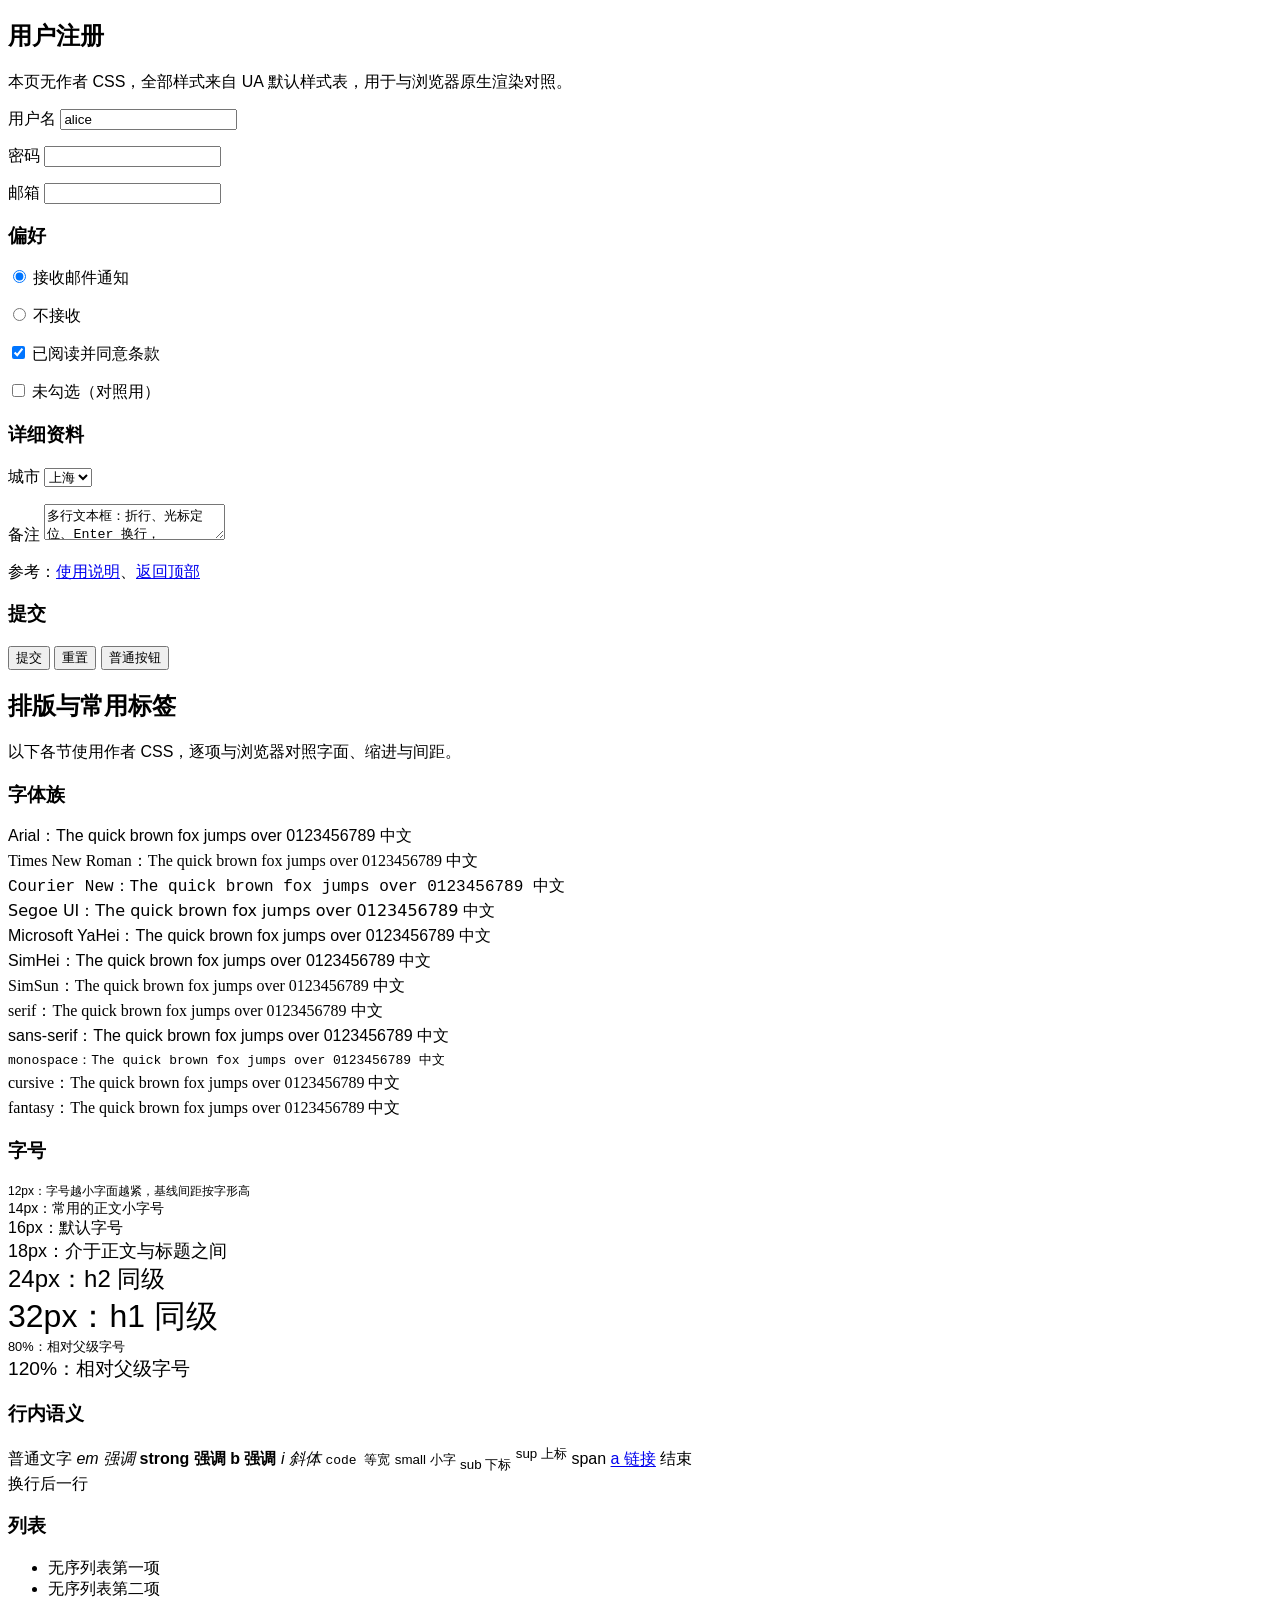
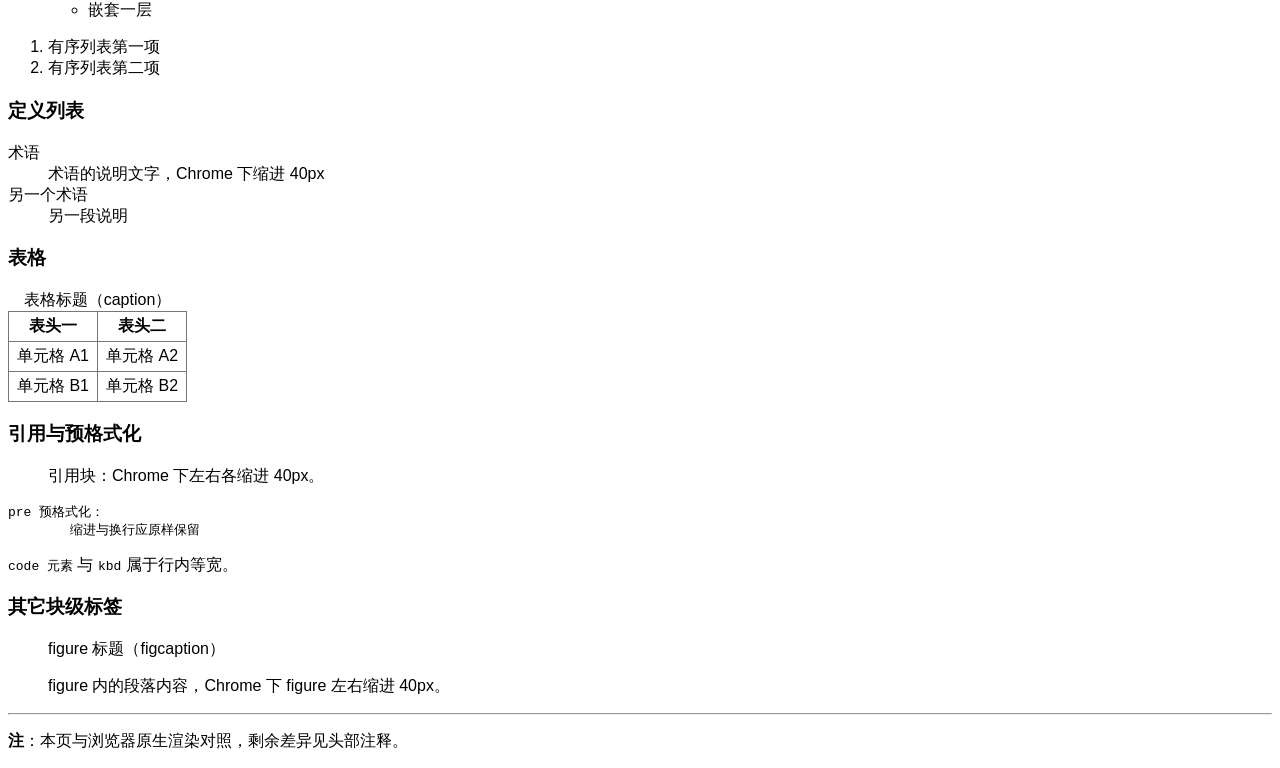
<file: demo/form-ua.html>
<!doctype html>
<!--
  Ghromex 对照页 · form-ua.html
  运行：go run ./demo -file demo/form-ua.html
  对照：同一文件用 Chrome/Edge 直接打开（start demo\form-ua.html）

  本页分两半：
  · 上半「UA 原生表单」：零作者 CSS（除 body 的字体统一），全部样式来自 UA
    默认样式表，检验引擎内置 UA 样式与浏览器原生渲染的一致性；
  · 下半「排版与常用标签」：用作者 CSS 摆出多字体、多字号与常用标签
    （table/ol/ul/dl/blockquote/pre/hr/figure/行内语义），逐项对照字面、
    缩进、间距与盒模型。

  一致区（数值对齐 Chrome/Windows 实测；行盒/盒尺寸/纵向位置逐元素比对，
  用注入 JS 的 getBoundingClientRect 与引擎盒几何按元素路径 diff）：
  - 行盒采用 Chrome/DirectWrite 的字体行度量（OS/2 win，fsSelection bit7 时用
    typo，lineGap 取 hhea）：同一字体/字号下行盒高与浏览器一致——雅黑 16px→21、
    Noto Sans→24、Noto Serif→23、宋体→18、等宽通用族 13px→15
  - 通用族与具名族映射（16px 行盒高，引擎 = 浏览器）：Arial 24、Times New Roman 23、
    Segoe UI 21、Microsoft YaHei 21、SimHei 18、SimSun 18、serif 23、sans-serif 24、
    monospace 15（13px 默认等宽字号）、cursive 18、fantasy 24
  - 汉字回退按 generic family 分流（Chrome 在中文 Windows 上即如此）：
    sans-serif/Arial/Segoe → Noto Sans SC、serif/Times → Noto Serif SC、
    monospace/cursive → 新宋体、system-ui → 雅黑
  - 零作者 CSS 的表单区：input 177x21、select 19、textarea 161x36（多行控件基线取
    底外边距边 → 含 textarea 的段落行盒 40，与浏览器一致）、radio/checkbox 13x13、
    submit/reset/button 外盒高 25、h2/h3 字号与段距、p 段距、label 行内、form 块级
  - sup/sub 基线位移（上 父字号/3+1、下 父字号/5+1）、pre 的 white-space: pre
    （空行、制表位、强制断行）、dt 不加粗、dd/ul/ol 缩进 40px、
    blockquote/figure 缩进、body 两侧边距 8px
  - radio/checkbox 点击切换选中（强调色 + 白色对勾/圆环实心核，按 Chrome 逐像素对齐）
  - 中英混排的整行宽度与换行点一致（分段 fallback 与浏览器同源）
  - 表格 `border-collapse: collapse`：列宽/行高/外盒逐项对齐（见下方「表格」条）

  已知分叉（v1 边界，非 UA 规则缺失；均为 1~5px 量级）：
  - 布局全程整数像素：浏览器的小数边距（h3 `margin: 1em` = 18.72px、h2 0.83em = 19.92px）
    只能取整（19/20），逐段累积后整页底部漂移约 5px / 2310px；单个元素内部高度一致，
    漂移只体现在纵向位置
  - 边框只画单色实心：Chrome 的 input 是 2px inset、button 是 2px outset #000、
    hr 是 1px inset（上暗 #808080、下浅 #EEEEEE）；引擎统一 solid 单色，
    外盒尺寸一致但边框明暗与线型不同（hr 画成两行同色）
  - 表格为最小模型：列宽取各列内容最大值（不做浏览器的自动表格布局分配）、
    不支持 colspan/rowspan；`border-collapse: collapse` 按「半边框」实现——
    单元格只画上/左、相邻无缝、外缘右/下由表格补画（本页表格 181x112 vs
    浏览器 181.75x112，单元格外盒 90x30 vs 90.38x30，行高逐行一致）；
    separate 下用 2px 间隙近似 border-spacing
  - 等宽字体取 simsun.ttc 的 face 0（SimSun），Chrome 用的是同一文件里的新宋体
    （NSimSun）：行高与长串宽度一致，短串与 ink 高度有微差
    （`<code>元素</code>` 61 vs 63、ink 高 15 vs 13）
  - 控件文字宽度：button 66 vs 69.33、submit 40 vs 42.67（引擎 Arial 13px
    vs 浏览器控件字体 13.33px 的字形度量；中文字符两侧同为雅黑已一致）
  - "Courier New, monospace" 混排行盒 19 vs 浏览器 20（回退字体度量微差）；
    label 内控件的行盒 23 vs 21（同上，浏览器按 13.33px 取行高）
  - 行内盒矩形语义：浏览器对 label 返回其**文字行内盒**（21）、对未展开的 option
    返回 0x0，引擎返回含子控件的并集（label 23/40、option 12x6）——不影响可见布局
  - 粗体用真粗体字文件（msyhbd.ttc / arialbd.ttf），与浏览器按字体族选字重一致
    （同页 h2 墨量比 1.01）；灰度 AA 无 ClearType 子像素，剩余差异是字形光栅化本身
  - radio/checkbox 无键盘 Space 切换、无 disabled / indeterminate 态
  - 空块自折叠未实现（父-子穿越 margin 折叠已实现）
-->
<html>
<head>
	<meta charset="utf-8">
	<title>UA 与排版对照 · 浏览器对照</title>
	<style>
		/* 上半部分的唯一作者声明：两侧字体统一为微软雅黑（引擎 CJK fallback
		   即雅黑；浏览器默认落 Noto Sans SC——细黑体，与雅黑并排观感差异大）。
		   字号/边距/盒模型全部仍走 UA 默认，对照性质不变。 */
		body { font-family: "Microsoft YaHei", sans-serif; }

		/* 下半部分「排版与常用标签」的作者 CSS：同一串字符逐行换字体，
		   便于对照字面宽度、中西文混排与 fallback 行为。 */
		.f { margin: 4px 0; }
		.f-arial { font-family: Arial, sans-serif; }
		.f-times { font-family: "Times New Roman", serif; }
		.f-courier { font-family: "Courier New", monospace; }
		.f-segoe { font-family: "Segoe UI", system-ui, sans-serif; }
		.f-yahei { font-family: "Microsoft YaHei", sans-serif; }
		.f-simhei { font-family: SimHei, sans-serif; }
		.f-simsun { font-family: SimSun, serif; }
		.f-serif { font-family: serif; }
		.f-sans { font-family: sans-serif; }
		.f-mono { font-family: monospace; }
		.f-cursive { font-family: cursive; }
		.f-fantasy { font-family: fantasy; }

		.fs12 { font-size: 12px; } .fs14 { font-size: 14px; } .fs16 { font-size: 16px; }
		.fs18 { font-size: 18px; } .fs24 { font-size: 24px; } .fs32 { font-size: 32px; }
		.fs80 { font-size: 80%; } .fs120 { font-size: 120%; }

		/* 表格：作者 CSS 给边框与内边距（列对齐由引擎的表格布局实现，见头注释） */
		table.tb { border-collapse: collapse; }
		table.tb th, table.tb td { border: 1px solid #767676; padding: 4px 8px; }
	</style>
</head>
<body>
	<h2>用户注册</h2>
	<p>本页无作者 CSS，全部样式来自 UA 默认样式表，用于与浏览器原生渲染对照。</p>

	<form>
		<p><label>用户名 <input type="text" value="alice"></label></p>
		<p><label>密码 <input type="password"></label></p>
		<p><label>邮箱 <input type="text"></label></p>

		<h3>偏好</h3>
		<p><label><input type="radio" name="notice" checked> 接收邮件通知</label></p>
		<p><label><input type="radio" name="notice"> 不接收</label></p>
		<p><label><input type="checkbox" checked> 已阅读并同意条款</label></p>
		<p><label><input type="checkbox"> 未勾选（对照用）</label></p>

		<h3>详细资料</h3>
		<p><label>城市 <select>
			<option value="bj">北京</option>
			<option value="sh" selected>上海</option>
			<option value="gz">广州</option>
		</select></label></p>
		<p><label>备注 <textarea>多行文本框：折行、光标定位、Enter 换行，
超出框高的行不绘制，需自行给足 height。</textarea></label></p>
		<p>参考：<a href="https://example.com/docs">使用说明</a>、<a href="#top">返回顶部</a></p>

		<h3>提交</h3>
		<p>
			<input type="submit" value="提交">
			<input type="reset" value="重置">
			<button type="button">普通按钮</button>
		</p>
	</form>

	<h2>排版与常用标签</h2>
	<p>以下各节使用作者 CSS，逐项与浏览器对照字面、缩进与间距。</p>

	<h3>字体族</h3>
	<div class="f f-arial">Arial：The quick brown fox jumps over 0123456789 中文</div>
	<div class="f f-times">Times New Roman：The quick brown fox jumps over 0123456789 中文</div>
	<div class="f f-courier">Courier New：The quick brown fox jumps over 0123456789 中文</div>
	<div class="f f-segoe">Segoe UI：The quick brown fox jumps over 0123456789 中文</div>
	<div class="f f-yahei">Microsoft YaHei：The quick brown fox jumps over 0123456789 中文</div>
	<div class="f f-simhei">SimHei：The quick brown fox jumps over 0123456789 中文</div>
	<div class="f f-simsun">SimSun：The quick brown fox jumps over 0123456789 中文</div>
	<div class="f f-serif">serif：The quick brown fox jumps over 0123456789 中文</div>
	<div class="f f-sans">sans-serif：The quick brown fox jumps over 0123456789 中文</div>
	<div class="f f-mono">monospace：The quick brown fox jumps over 0123456789 中文</div>
	<div class="f f-cursive">cursive：The quick brown fox jumps over 0123456789 中文</div>
	<div class="f f-fantasy">fantasy：The quick brown fox jumps over 0123456789 中文</div>

	<h3>字号</h3>
	<div class="fs12">12px：字号越小字面越紧，基线间距按字形高</div>
	<div class="fs14">14px：常用的正文小字号</div>
	<div class="fs16">16px：默认字号</div>
	<div class="fs18">18px：介于正文与标题之间</div>
	<div class="fs24">24px：h2 同级</div>
	<div class="fs32">32px：h1 同级</div>
	<div class="fs80">80%：相对父级字号</div>
	<div class="fs120">120%：相对父级字号</div>

	<h3>行内语义</h3>
	<p>
		普通文字 <em>em 强调</em> <strong>strong 强调</strong> <b>b 强调</b>
		<i>i 斜体</i> <code>code 等宽</code> <small>small 小字</small>
		<sub>sub 下标</sub> <sup>sup 上标</sup> <span>span</span>
		<a href="#top">a 链接</a> 结束<br>换行后一行
	</p>

	<h3>列表</h3>
	<ul>
		<li>无序列表第一项</li>
		<li>无序列表第二项
			<ul>
				<li>嵌套一层</li>
			</ul>
		</li>
	</ul>
	<ol>
		<li>有序列表第一项</li>
		<li>有序列表第二项</li>
	</ol>

	<h3>定义列表</h3>
	<dl>
		<dt>术语</dt>
		<dd>术语的说明文字，Chrome 下缩进 40px</dd>
		<dt>另一个术语</dt>
		<dd>另一段说明</dd>
	</dl>

	<h3>表格</h3>
	<table class="tb">
		<caption>表格标题（caption）</caption>
		<thead>
			<tr><th>表头一</th><th>表头二</th></tr>
		</thead>
		<tbody>
			<tr><td>单元格 A1</td><td>单元格 A2</td></tr>
			<tr><td>单元格 B1</td><td>单元格 B2</td></tr>
		</tbody>
	</table>

	<h3>引用与预格式化</h3>
	<blockquote>引用块：Chrome 下左右各缩进 40px。</blockquote>
	<pre>pre 预格式化：
	缩进与换行应原样保留</pre>
	<p><code>code 元素</code> 与 <kbd>kbd</kbd> 属于行内等宽。</p>

	<h3>其它块级标签</h3>
	<figure>
		<figcaption>figure 标题（figcaption）</figcaption>
		<p>figure 内的段落内容，Chrome 下 figure 左右缩进 40px。</p>
	</figure>
	<hr>
	<p><strong>注</strong>：本页与浏览器原生渲染对照，剩余差异见头部注释。</p>
</body>
</html>
</file>
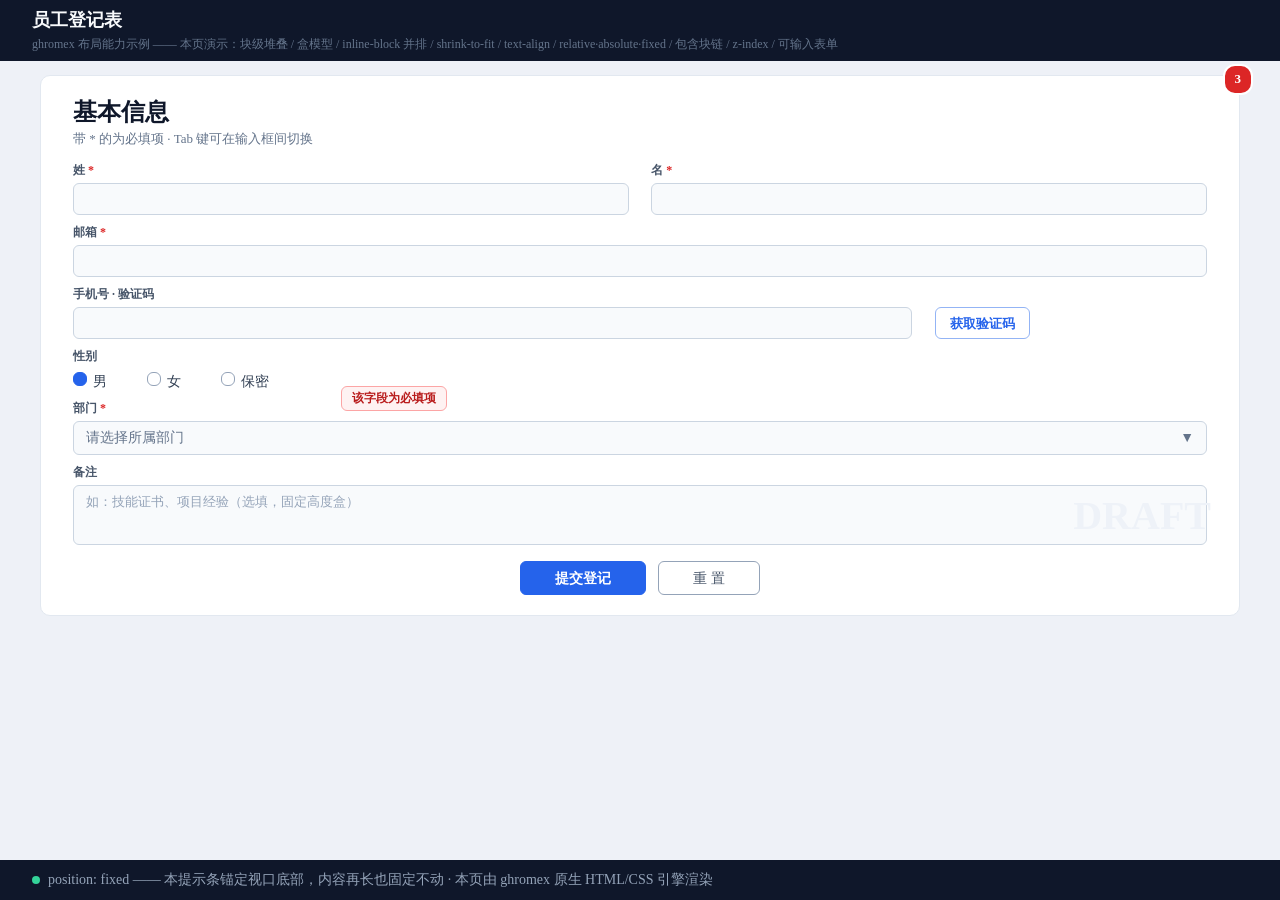
<file: demo/form.html>
<!doctype html>
<!--
  Ghromex 布局能力示例 · HTML 表单（员工登记表）
  运行：go run ./demo -file demo/form.html
  无头导出：SDL_VIDEO_DRIVER=dummy go run ./demo -file demo/form.html -dump-svg out.svg

  本页覆盖并演示的布局特性（均为引擎当前支持子集）：
   1. 块级纵向堆叠 + 盒模型（margin/padding/border/width/height，px 与 %）
   2. inline-block 并排两列（列间必须紧邻无空白，% 宽自适应）
   3. shrink-to-fit（inline-block/absolute 的 auto 宽度按内容收缩）
   4. text-align: center（按钮行整行居中）
   5. position: relative —— 伪选择框的 caret 以自身为包含块绝对锚定
   6. position: absolute —— 卡片角标负 inset 越界锚定（right/top 为负）
   7. 包含块链 —— 校验提示浮层锚定最近的 relative 字段行而非卡片
   8. position: fixed —— 底部提示条锚定视口（bottom:0 + width:100% + border-box）
   9. z-index —— 水印(1) < 角标(2) < 必填提示(3)；定位层盖常规流
  10. 可编辑 input —— 点击聚焦蓝框、键入文字、Backspace、Tab 切换
  11. box-sizing: border-box —— 表单控件显式声明，不依赖 UA 默认（跨内核一致）
-->
<html>
<head>
	<meta charset="utf-8">
	<title>员工登记表 · 布局示例</title>
	<style>
		/* ── 基础：body 画布传播背景 + 底部留白避开 fixed 条 ── */
		body { margin: 0; padding-bottom: 72px; background-color: #EEF1F7;
		       color: #334155; font-size: 14px; }

		/* ── 顶部标题栏：全宽块级 ── */
		.topbar { background-color: #0F172A; padding: 8px 32px; }
		.topbar-title { font-size: 18px; font-weight: bold; color: #F8FAFC; }
		.topbar-sub { font-size: 12px; color: #64748B; margin-top: 4px; }

		/* ── 主卡片：盒模型全家福（margin+border+padding+radius） ── */
		.card { position: relative; margin: 14px 40px 0 40px; padding: 20px 32px;
		        background-color: #FFFFFF; border: 1px solid #E2E8F0; border-radius: 10px; }
		.form-title { font-size: 24px; font-weight: bold; color: #0F172A; margin: 0 0 2px 0; }
		.form-sub { font-size: 13px; color: #64748B; margin: 0 0 14px 0; }

		/* 角标：absolute 负 inset 越界锚定到卡片右上角之外 */
		.badge { position: absolute; right: -14px; top: -12px; z-index: 2;
		         padding: 5px 10px 6px 10px; background-color: #DC2626;
		         color: #FFFFFF; font-size: 13px; font-weight: bold; border-radius: 12px;
		         border: 2px solid #FFFFFF; }

		/* 水印：右下锚定（right/bottom 回推路径），z:1 压卡片内容但低于角标/提示 */
		.watermark { position: absolute; right: 28px; bottom: 76px; z-index: 1;
		             font-size: 40px; font-weight: bold; color: #EEF2F8; }

		/* ── 字段通用：label 块级 + 输入控件 ── */
		.lbl { font-size: 12px; font-weight: bold; color: #475569; margin: 0 0 4px 0; }
		.lbl .req { color: #DC2626; }
		.fld { position: relative; margin: 0 0 9px 0; } /* relative：浮层锚定容器 */
		/* height/box-sizing 显式声明：引擎 v1 不为空元素（input）自动撑行盒；
		   显式 box-sizing 不依赖 UA 默认——现代 Chrome UA 默认 border-box，
		   旧内核默认 content-box，作者声明后两侧渲染一致（总盒=height 值） */
		.in { box-sizing: border-box; width: 100%; font-size: 14px; padding: 7px 12px; height: 32px;
		      background-color: #F8FAFC; border: 1px solid #CBD5E1; border-radius: 6px; }

		/* ── 两列并排：inline-block 紧邻（中间不可有空白文本） ── */
		.cols { margin: 0 0 9px 0; }
		.col { display: inline-block; width: 49%; }
		.col .in { width: 100%; }
		.col-b { margin-left: 2%; }

		/* ── 手机 + 获取验证码：输入框 % 宽与按钮 inline-block 同行并排 ── */
		.in-code { width: 74%; }
		.btn-code { box-sizing: border-box; display: inline-block; font-size: 13px; padding: 7px 14px; height: 32px; margin-left: 2%;
		            background-color: #FFFFFF; color: #2563EB; font-weight: bold;
		            border: 1px solid #93B4F5; border-radius: 6px; }

		/* ── 性别：装饰小块（inline-block 圆点）+ 短文本原子盒同行 ── */
		.rd { display: inline-block; width: 12px; height: 12px; margin: 3px 6px 0 0;
		      background-color: #FFFFFF; border: 1px solid #94A3B8; border-radius: 6px; }
		.rd-on { background-color: #2563EB; border-color: #2563EB; }
		.rt { font-size: 14px; color: #334155; margin: 0 22px 0 0; }
		.gap-l { margin-left: 18px; }

		/* ── 伪选择框：relative 自身 + caret 绝对锚定右侧（含 % 与 px 混合） ── */
		.selbox { position: relative; padding: 7px 34px 7px 12px;
		          background-color: #F8FAFC; border: 1px solid #CBD5E1; border-radius: 6px;
		          color: #64748B; }
		.caret { position: absolute; right: 12px; top: 8px; font-size: 14px; color: #64748B; }

		/* 校验提示浮层：锚定 .fld(relative)，z-index 最高盖住一切 */
		.tip { position: absolute; left: 268px; top: -14px; z-index: 3;
		       padding: 3px 10px; background-color: #FEF2F2; color: #B91C1C;
		       font-size: 12px; font-weight: bold;
		       border: 1px solid #FCA5A5; border-radius: 6px; }

		/* ── 备注：固定高度块级盒 ── */
		.note { height: 44px; padding: 7px 12px; background-color: #F8FAFC;
		        border: 1px solid #CBD5E1; border-radius: 6px;
		        color: #94A3B8; font-size: 13px; }

		/* ── 按钮行：text-align 整行居中 + shrink-to-fit 按钮宽度随文字 ── */
		.actions { text-align: center; margin: 16px 0 0 0; }
		.btn-primary { box-sizing: border-box; display: inline-block; font-size: 14px; font-weight: bold;
		               padding: 8px 34px; height: 34px; background-color: #2563EB; color: #FFFFFF;
		               border: 1px solid #2563EB; border-radius: 6px; }
		.btn-plain { box-sizing: border-box; display: inline-block; font-size: 14px; padding: 8px 34px; height: 34px; margin-left: 12px;
		             background-color: #FFFFFF; color: #475569;
		             border: 1px solid #94A3B8; border-radius: 6px; }

		/* ── fixed 底部条：锚定视口底边，与滚动内容无关 ──
		   border-box 下 width:100% 叠加水平 padding 不再溢出视口 */
		.footbar { box-sizing: border-box; position: fixed; left: 0; bottom: 0; width: 100%;
		           padding: 11px 32px; background-color: #0F172A;
		           color: #94A3B8; font-size: 14px; }
		.foot-dot { display: inline-block; width: 8px; height: 8px; margin: 3px 8px 0 0; 
		            background-color: #34D399; border-radius: 4px; }
	</style>
</head>
<body>
	<div class="topbar">
		<div class="topbar-title">员工登记表</div>
		<div class="topbar-sub">ghromex 布局能力示例 —— 本页演示：块级堆叠 / 盒模型 / inline-block 并排 / shrink-to-fit / text-align / relative·absolute·fixed / 包含块链 / z-index / 可输入表单</div>
	</div>

	<div class="card">
		<span class="badge">3</span>
		<div class="watermark">DRAFT</div>

		<div class="form-title">基本信息</div>
		<div class="form-sub">带 <span class="req">*</span> 的为必填项 · Tab 键可在输入框间切换</div>

		<!-- 两列并排：两个 inline-block 紧邻，% 宽自适应视口 -->
		<div class="cols">
			<div class="col"><div class="lbl">姓 <span class="req">*</span></div><input class="in" type="text"></div><div class="col col-b"><div class="lbl">名 <span class="req">*</span></div><input class="in" type="text"></div>
		</div>

		<div class="fld">
			<div class="lbl">邮箱 <span class="req">*</span></div>
			<input class="in" type="text">
		</div>

		<!-- 输入框与按钮同行：% 宽 + inline-block 原子盒混排 -->
		<div class="fld">
			<div class="lbl">手机号 · 验证码</div>
			<input class="in in-code" type="text"><button class="btn-code">获取验证码</button>
		</div>

		<div class="fld">
			<div class="lbl">性别</div>
			<span class="rd rd-on"></span><span class="rt">男</span><span class="rd gap-l"></span><span class="rt">女</span><span class="rd gap-l"></span><span class="rt">保密</span>
		</div>

		<!-- relative 容器 + absolute caret：伪下拉框 -->
		<div class="fld">
			<div class="lbl">部门 <span class="req">*</span></div>
			<div class="selbox">请选择所属部门<span class="caret">▼</span></div>
			<!-- 提示浮层锚定本 fld（relative），而非外层卡片 -->
			<span class="tip">该字段为必填项</span>
		</div>

		<div class="fld">
			<div class="lbl">备注</div>
			<div class="note">如：技能证书、项目经验（选填，固定高度盒）</div>
		</div>

		<div class="actions">
			<button class="btn-primary" id="submit">提交登记</button><button class="btn-plain" id="clear">重 置</button>
		</div>
	</div>

	<div class="footbar"><span class="foot-dot"></span>position: fixed —— 本提示条锚定视口底部，内容再长也固定不动 · 本页由 ghromex 原生 HTML/CSS 引擎渲染</div>
</body>
</html>
</file>
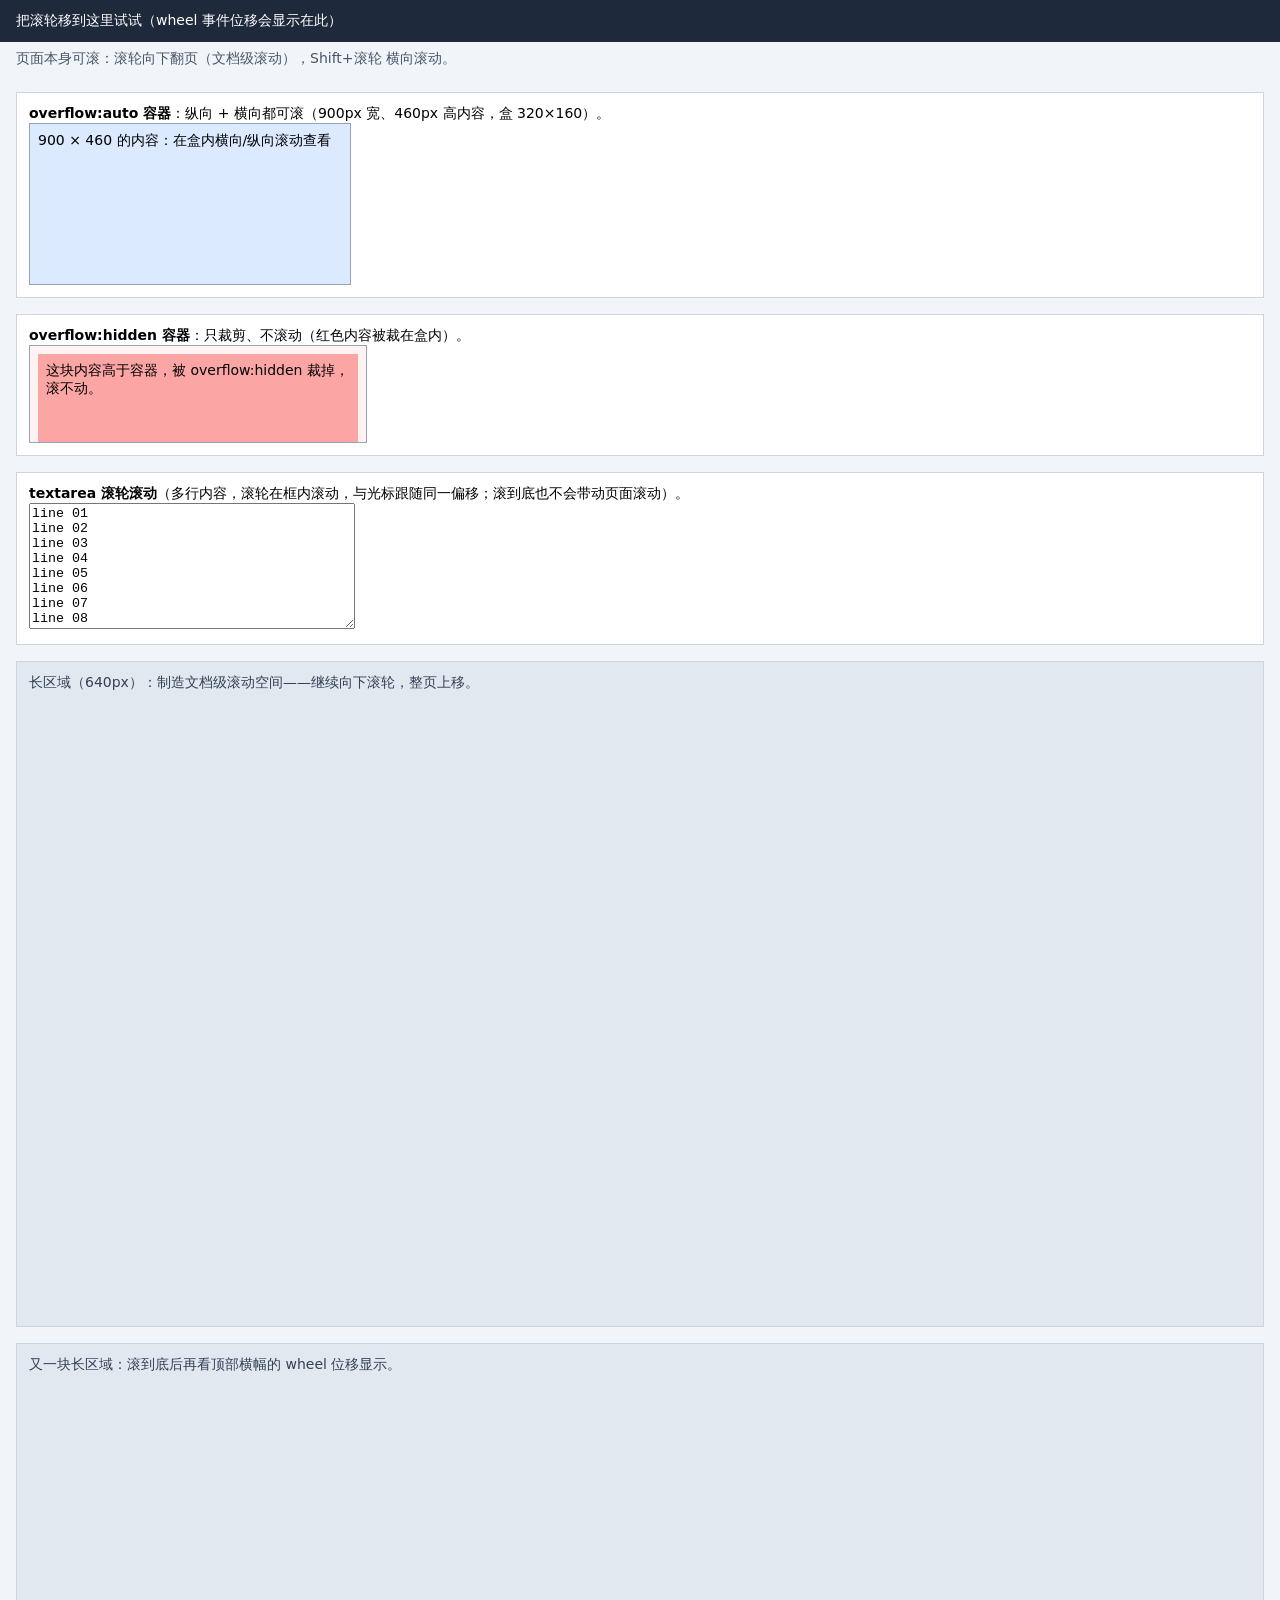
<file: demo/scroll.html>
<!doctype html>
<html>
<head>
<meta charset="utf-8">
<style>
	body { margin: 0; background-color: #F1F5F9; font-family: system-ui; font-size: 14px; }
	#banner { background-color: #1E293B; color: #FFFFFF; padding: 12px 16px; }
	.hint { color: #475569; padding: 8px 16px; }
	.card { background-color: #FFFFFF; border: 1px solid #CBD5E1; margin: 16px; padding: 12px; }
	.scrollbox { width: 320px; height: 160px; overflow: auto; border: 1px solid #94A3B8; background-color: #F8FAFC; }
	.inner { width: 900px; height: 460px; background-color: #DBEAFE; padding: 8px; }
	.clipbox { width: 320px; height: 80px; overflow: hidden; border: 1px solid #94A3B8; background-color: #FEF2F2; padding: 8px; }
	.tall { height: 400px; background-color: #FCA5A5; padding: 8px; }
	.spacer { height: 640px; background-color: #E2E8F0; margin: 16px; padding: 12px; color: #334155; }
</style>
</head>
<body>
	<div id="banner">把滚轮移到这里试试（wheel 事件位移会显示在此）</div>
	<div class="hint">页面本身可滚：滚轮向下翻页（文档级滚动），Shift+滚轮 横向滚动。</div>

	<div class="card">
		<b>overflow:auto 容器</b>：纵向 + 横向都可滚（900px 宽、460px 高内容，盒 320×160）。
		<div class="scrollbox"><div class="inner">900 × 460 的内容：在盒内横向/纵向滚动查看</div></div>
	</div>

	<div class="card">
		<b>overflow:hidden 容器</b>：只裁剪、不滚动（红色内容被裁在盒内）。
		<div class="clipbox"><div class="tall">这块内容高于容器，被 overflow:hidden 裁掉，滚不动。</div></div>
	</div>

	<div class="card">
		<b>textarea 滚轮滚动</b>（多行内容，滚轮在框内滚动，与光标跟随同一偏移；滚到底也不会带动页面滚动）。
		<br>
		<textarea id="ta" style="width:320px;height:120px">line 01
line 02
line 03
line 04
line 05
line 06
line 07
line 08
line 09
line 10
line 11
line 12
line 13
line 14
line 15
line 16
line 17
line 18
line 19
line 20</textarea>
	</div>

	<div class="card spacer">长区域（640px）：制造文档级滚动空间——继续向下滚轮，整页上移。</div>
	<div class="card spacer">又一块长区域：滚到底后再看顶部横幅的 wheel 位移显示。</div>
</body>
</html>
</file>
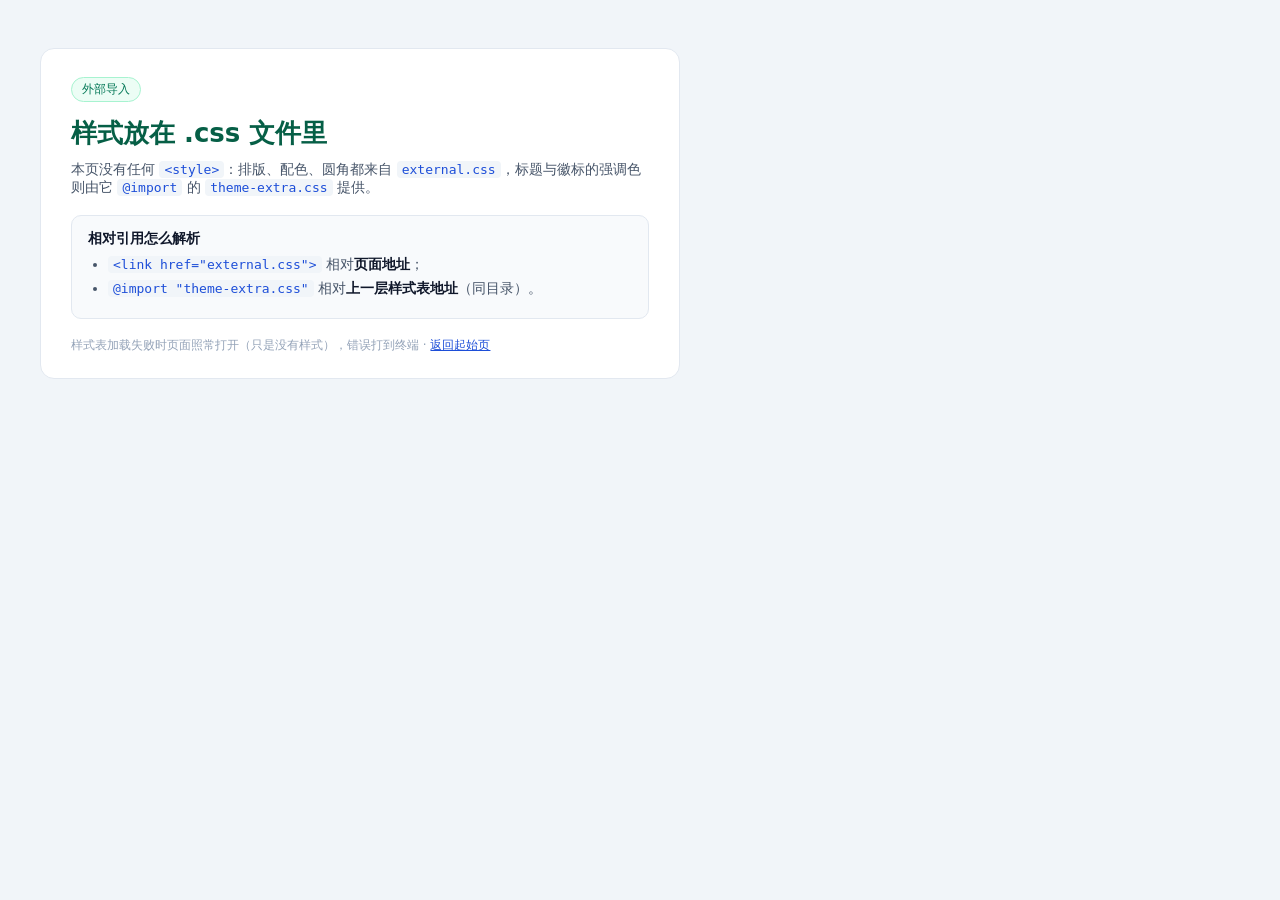
<file: examples/browser/external.html>
<!doctype html>
<!--
  Ghromex 浏览器 · 外部样式表示例
  位置：examples/browser/external.html

  与其它示例页的区别：本页没有 <style>，样式全部来自磁盘上的
  external.css（<link rel="stylesheet">）；external.css 又用 @import
  引入 theme-extra.css。两层相对引用分别以「页面地址」和「上一层样式表
  地址」为基准解析，用来验证外部导入这条链路。
-->
<html>
<head>
<meta charset="utf-8">
<title>Ghromex 浏览器 · 外部样式表</title>
<link rel="stylesheet" href="external.css">
</head>
<body>
	<div class="card">
		<span class="badge">外部导入</span>
		<h1>样式放在 .css 文件里</h1>
		<p>本页没有任何 <code>&lt;style&gt;</code>：排版、配色、圆角都来自
			<code>external.css</code>，标题与徽标的强调色则由它
			<code>@import</code> 的 <code>theme-extra.css</code> 提供。</p>
		<div class="note">
			<b>相对引用怎么解析</b>
			<ul>
				<li><code>&lt;link href="external.css"&gt;</code> 相对<b>页面地址</b>；</li>
				<li><code>@import "theme-extra.css"</code> 相对<b>上一层样式表地址</b>（同目录）。</li>
			</ul>
		</div>
		<p class="foot">样式表加载失败时页面照常打开（只是没有样式），错误打到终端 ·
			<a href="index.html">返回起始页</a></p>
	</div>
</body>
</html>
</file>
<file: examples/browser/external.css>
/* 本文件由 external.html 的 <link rel="stylesheet"> 加载。
 *
 * @import 必须写在最前面：导入的规则排在导入语句的位置（本文件规则之前），
 * 同特异度时本文件的规则胜出——与浏览器行为一致。
 *
 * 引擎的 CSS 子集里没有 flex/grid/box-shadow/单边 border，层次靠纯色、
 * 整圈 border 与 border-radius 拉开（同起始页）。
 */
@import "theme-extra.css";

body {
	margin: 0;
	padding: 48px 40px 28px 40px;
	background-color: #F1F5F9;
	color: #0F172A;
	font-family: system-ui;
	font-size: 14px;
}

.card {
	width: 640px;
	padding: 28px 30px 24px 30px;
	background-color: #FFFFFF;
	border: 1px solid #E2E8F0;
	border-radius: 14px;
	box-sizing: border-box;
}

h1 { margin: 14px 0 10px 0; font-size: 26px; }

p { margin: 0 0 12px 0; color: #475569; font-size: 14px; }

code {
	padding: 1px 5px;
	background-color: #F1F5F9;
	border-radius: 4px;
	color: #1D4ED8;
	font-size: 13px;
}

.note {
	margin: 18px 0 0 0;
	padding: 14px 16px;
	background-color: #F8FAFC;
	border: 1px solid #E2E8F0;
	border-radius: 10px;
	color: #475569;
}
.note b { color: #0F172A; }
.note ul { margin: 8px 0 0 0; padding-left: 20px; }
.note li { margin: 6px 0; color: #475569; }

.foot { margin: 18px 0 0 0; color: #94A3B8; font-size: 12px; }
.foot a { color: #1D4ED8; }
</file>
